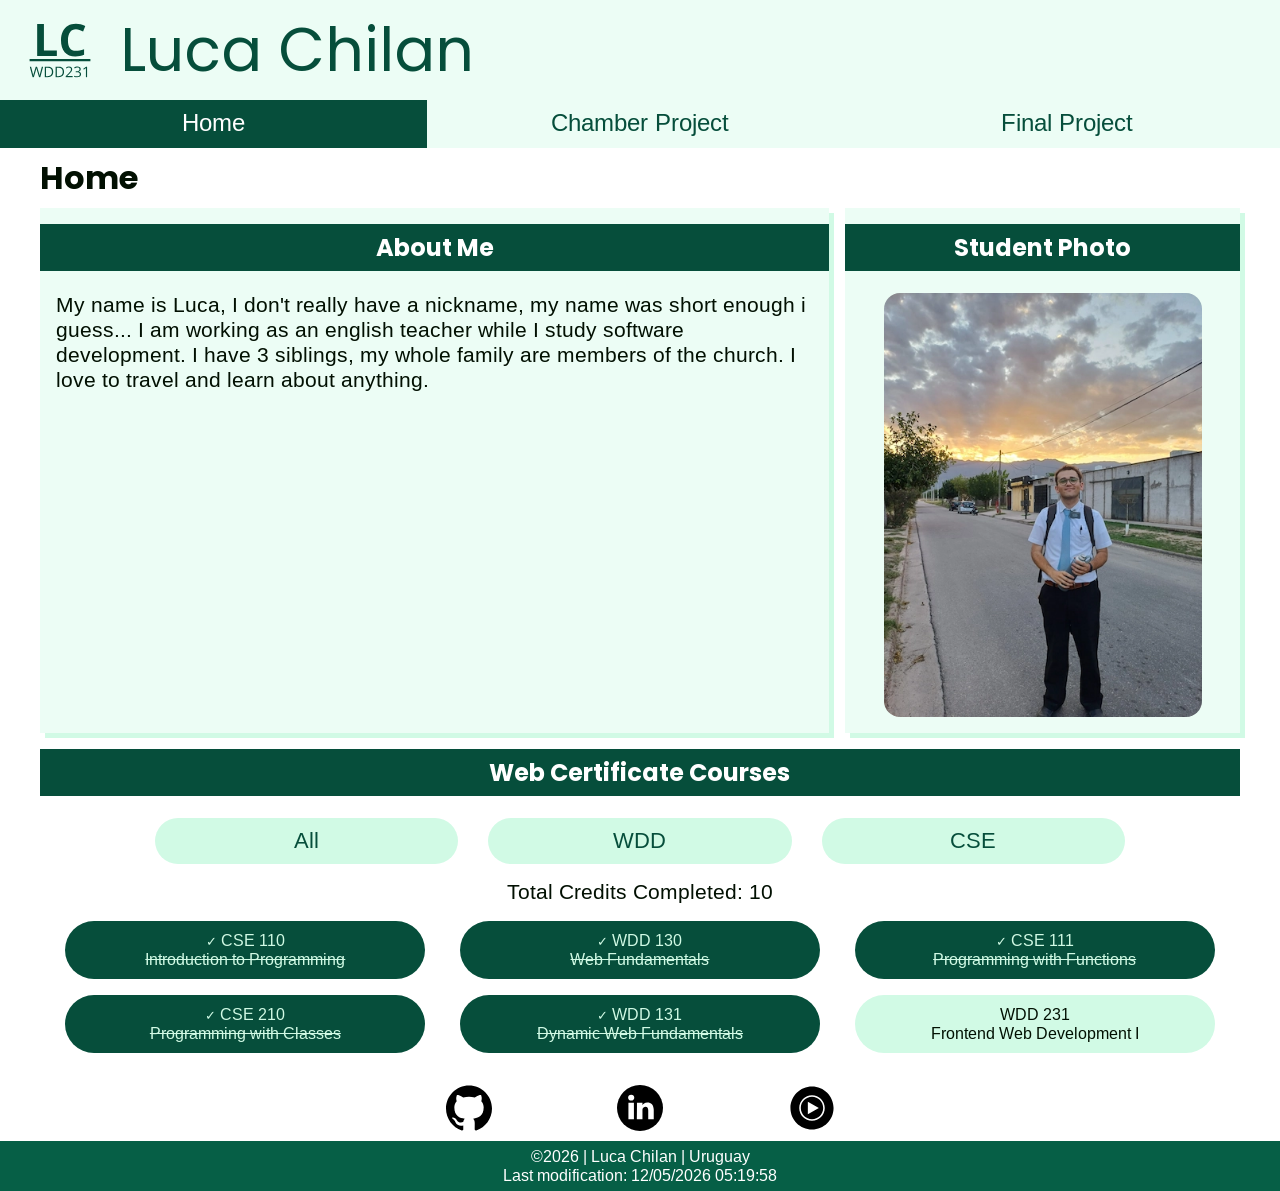
<file: index.html>
<!DOCTYPE html>
<html lang="en">

<head>
    <meta charset="UTF-8">
    <meta name="viewport" content="width=device-width, initial-scale=1.0">
    <title>Luca Chilan | WDD231 Course</title>
    <link rel="icon" href="images/logosite.ico" type="image/svg+xml">
    <meta name="title" content="Course Home Page">
    <meta name="description"
        content="Course home page for Luca Chilan, about me, my beautiful photo and some other links to other things 😁">
    <meta name="author" content="Luca Chilan">

    <!-- open graph Facebook Social Media Meta -->
    <meta property="og:title" content="Luca Chilan | WDD231 Course Home Page">
    <meta property="og:description"
        content="Course home page for Luca Chilan, about me, my beautiful photo and some other links to other things 😁">
    <meta property="og:image" content="https://lucachilan.github.io/wdd231/images/og-photo.png">
    <meta property="og:url" content="https://lucachilan.github.io/wdd231/">

    <!-- fonts -->
    <link rel="preconnect" href="https://fonts.googleapis.com">
    <link rel="preconnect" href="https://fonts.gstatic.com" crossorigin>
    <link
        href="https://fonts.googleapis.com/css2?family=Arimo:ital,wght@0,400..700;1,400..700&family=Poppins:ital,wght@0,100;0,200;0,300;0,400;0,500;0,600;0,700;0,800;0,900;1,100;1,200;1,300;1,400;1,500;1,600;1,700;1,800;1,900&display=swap"
        rel="stylesheet">
    <!-- styles -->
    <link rel="stylesheet" href="styles/navigation.css">
    <link rel="stylesheet" href="styles/index-base.css">
    <link rel="stylesheet" href="styles/index.css">
    <link rel="stylesheet" href="styles/index-large.css">
    <!-- scripts -->
    <script src="scripts/date.js" defer></script>
    <script src="scripts/navigation.js" defer></script>
    <script src="scripts/courses.js" defer></script>


</head>

<body>
    <header>
        <div class="site-name">
            <!-- added the svg inline to modify the color without needing two images -->
            <svg class="logo" xmlns="http://www.w3.org/2000/svg" xmlns:xlink="http://www.w3.org/1999/xlink" width="100"
                zoomAndPan="magnify" viewBox="0 0 75 74.999997" height="100" preserveAspectRatio="xMidYMid meet"
                version="1.0">
                <defs>
                    <g />
                    <clipPath id="c613ea8c905">
                        <rect x="0" width="55" y="0" height="57" />
                    </clipPath>
                    <clipPath id="d1b4cd1f81">
                        <path d="M 0.441406 5 L 58 5 L 58 17 L 0.441406 17 Z M 0.441406 5 " clip-rule="nonzero" />
                    </clipPath>
                    <clipPath id="a0f40aa0917">
                        <rect x="0" width="61" y="0" height="21" />
                    </clipPath>
                </defs>
                <g transform="matrix(1, 0, 0, 1, 10, -0.000000000000001893)">
                    <g clip-path="url(#c613ea8c905)">
                        <g fill="currentColor" fill-opacity="1">
                            <g transform="translate(0.993532, 43.428127)">
                                <g>
                                    <path
                                        d="M 3.96875 0 L 3.96875 -31.484375 L 10.640625 -31.484375 L 10.640625 -5.515625 L 23.40625 -5.515625 L 23.40625 0 Z M 3.96875 0 " />
                                </g>
                            </g>
                            <g transform="translate(25.906016, 43.428127)">
                                <g>
                                    <path
                                        d="M 17.328125 -26.375 C 14.816406 -26.375 12.875 -25.429688 11.5 -23.546875 C 10.125 -21.660156 9.4375 -19.03125 9.4375 -15.65625 C 9.4375 -8.632812 12.066406 -5.125 17.328125 -5.125 C 19.535156 -5.125 22.210938 -5.675781 25.359375 -6.78125 L 25.359375 -1.1875 C 22.773438 -0.101562 19.890625 0.4375 16.703125 0.4375 C 12.128906 0.4375 8.628906 -0.953125 6.203125 -3.734375 C 3.773438 -6.515625 2.5625 -10.503906 2.5625 -15.703125 C 2.5625 -18.972656 3.15625 -21.835938 4.34375 -24.296875 C 5.539062 -26.753906 7.253906 -28.640625 9.484375 -29.953125 C 11.710938 -31.265625 14.328125 -31.921875 17.328125 -31.921875 C 20.390625 -31.921875 23.460938 -31.1875 26.546875 -29.71875 L 24.390625 -24.28125 C 23.210938 -24.84375 22.023438 -25.332031 20.828125 -25.75 C 19.640625 -26.164062 18.472656 -26.375 17.328125 -26.375 Z M 17.328125 -26.375 " />
                                </g>
                            </g>
                        </g>
                    </g>
                </g>
                <path stroke-linecap="butt"
                    transform="matrix(0.75, 0.000000000000000133, -0.000000000000000133, 0.75, 7.500001, 46.411354)"
                    fill="none" stroke-linejoin="miter" d="M -0.00000118333 1.498404 L 80.000005 1.498404 "
                    stroke="currentColor" stroke-width="3" stroke-opacity="1" stroke-miterlimit="4" />
                <g transform="matrix(1, 0, 0, 1, 7, 48)">
                    <g clip-path="url(#a0f40aa0917)">
                        <g clip-path="url(#d1b4cd1f81)">
                            <g fill="currentColor" fill-opacity="1">
                                <g transform="translate(0.500001, 16.371464)">
                                    <g>
                                        <path
                                            d="M 10.5625 0 L 9.359375 0 L 7.25 -7 C 7.144531 -7.3125 7.03125 -7.703125 6.90625 -8.171875 C 6.789062 -8.640625 6.726562 -8.921875 6.71875 -9.015625 C 6.613281 -8.390625 6.445312 -7.703125 6.21875 -6.953125 L 4.171875 0 L 2.96875 0 L 0.1875 -10.453125 L 1.484375 -10.453125 L 3.125 -4 C 3.351562 -3.09375 3.519531 -2.269531 3.625 -1.53125 C 3.757812 -2.40625 3.953125 -3.257812 4.203125 -4.09375 L 6.078125 -10.453125 L 7.359375 -10.453125 L 9.328125 -4.03125 C 9.554688 -3.300781 9.75 -2.46875 9.90625 -1.53125 C 10 -2.207031 10.171875 -3.035156 10.421875 -4.015625 L 12.0625 -10.453125 L 13.359375 -10.453125 Z M 10.5625 0 " />
                                    </g>
                                </g>
                                <g transform="translate(14.051064, 16.371464)">
                                    <g>
                                        <path
                                            d="M 9.78125 -5.328125 C 9.78125 -3.597656 9.3125 -2.273438 8.375 -1.359375 C 7.4375 -0.453125 6.085938 0 4.328125 0 L 1.4375 0 L 1.4375 -10.453125 L 4.640625 -10.453125 C 6.265625 -10.453125 7.523438 -10 8.421875 -9.09375 C 9.328125 -8.195312 9.78125 -6.941406 9.78125 -5.328125 Z M 8.5 -5.28125 C 8.5 -6.644531 8.15625 -7.671875 7.46875 -8.359375 C 6.78125 -9.054688 5.765625 -9.40625 4.421875 -9.40625 L 2.65625 -9.40625 L 2.65625 -1.046875 L 4.125 -1.046875 C 5.582031 -1.046875 6.675781 -1.398438 7.40625 -2.109375 C 8.132812 -2.828125 8.5 -3.882812 8.5 -5.28125 Z M 8.5 -5.28125 " />
                                    </g>
                                </g>
                                <g transform="translate(24.721811, 16.371464)">
                                    <g>
                                        <path
                                            d="M 9.78125 -5.328125 C 9.78125 -3.597656 9.3125 -2.273438 8.375 -1.359375 C 7.4375 -0.453125 6.085938 0 4.328125 0 L 1.4375 0 L 1.4375 -10.453125 L 4.640625 -10.453125 C 6.265625 -10.453125 7.523438 -10 8.421875 -9.09375 C 9.328125 -8.195312 9.78125 -6.941406 9.78125 -5.328125 Z M 8.5 -5.28125 C 8.5 -6.644531 8.15625 -7.671875 7.46875 -8.359375 C 6.78125 -9.054688 5.765625 -9.40625 4.421875 -9.40625 L 2.65625 -9.40625 L 2.65625 -1.046875 L 4.125 -1.046875 C 5.582031 -1.046875 6.675781 -1.398438 7.40625 -2.109375 C 8.132812 -2.828125 8.5 -3.882812 8.5 -5.28125 Z M 8.5 -5.28125 " />
                                    </g>
                                </g>
                                <g transform="translate(35.392558, 16.371464)">
                                    <g>
                                        <path
                                            d="M 7.578125 0 L 0.71875 0 L 0.71875 -1.015625 L 3.46875 -3.78125 C 4.300781 -4.632812 4.851562 -5.238281 5.125 -5.59375 C 5.394531 -5.957031 5.59375 -6.3125 5.71875 -6.65625 C 5.851562 -7 5.921875 -7.367188 5.921875 -7.765625 C 5.921875 -8.328125 5.75 -8.769531 5.40625 -9.09375 C 5.070312 -9.425781 4.609375 -9.59375 4.015625 -9.59375 C 3.578125 -9.59375 3.160156 -9.519531 2.765625 -9.375 C 2.378906 -9.226562 1.953125 -8.96875 1.484375 -8.59375 L 0.84375 -9.40625 C 1.8125 -10.207031 2.863281 -10.609375 4 -10.609375 C 4.976562 -10.609375 5.742188 -10.351562 6.296875 -9.84375 C 6.859375 -9.34375 7.140625 -8.671875 7.140625 -7.828125 C 7.140625 -7.160156 6.953125 -6.5 6.578125 -5.84375 C 6.210938 -5.195312 5.519531 -4.378906 4.5 -3.390625 L 2.203125 -1.15625 L 2.203125 -1.09375 L 7.578125 -1.09375 Z M 7.578125 0 " />
                                    </g>
                                </g>
                                <g transform="translate(43.761912, 16.371464)">
                                    <g>
                                        <path
                                            d="M 7.1875 -8 C 7.1875 -7.320312 7 -6.769531 6.625 -6.34375 C 6.25 -5.925781 5.722656 -5.644531 5.046875 -5.5 L 5.046875 -5.453125 C 5.878906 -5.347656 6.5 -5.078125 6.90625 -4.640625 C 7.3125 -4.210938 7.515625 -3.648438 7.515625 -2.953125 C 7.515625 -1.960938 7.164062 -1.195312 6.46875 -0.65625 C 5.78125 -0.125 4.800781 0.140625 3.53125 0.140625 C 2.976562 0.140625 2.472656 0.0976562 2.015625 0.015625 C 1.554688 -0.0664062 1.109375 -0.210938 0.671875 -0.421875 L 0.671875 -1.546875 C 1.117188 -1.328125 1.597656 -1.15625 2.109375 -1.03125 C 2.628906 -0.914062 3.117188 -0.859375 3.578125 -0.859375 C 5.378906 -0.859375 6.28125 -1.566406 6.28125 -2.984375 C 6.28125 -4.253906 5.285156 -4.890625 3.296875 -4.890625 L 2.265625 -4.890625 L 2.265625 -5.90625 L 3.3125 -5.90625 C 4.125 -5.90625 4.769531 -6.082031 5.25 -6.4375 C 5.726562 -6.800781 5.96875 -7.304688 5.96875 -7.953125 C 5.96875 -8.460938 5.789062 -8.863281 5.4375 -9.15625 C 5.082031 -9.445312 4.609375 -9.59375 4.015625 -9.59375 C 3.554688 -9.59375 3.125 -9.53125 2.71875 -9.40625 C 2.3125 -9.28125 1.847656 -9.050781 1.328125 -8.71875 L 0.734375 -9.515625 C 1.160156 -9.847656 1.648438 -10.113281 2.203125 -10.3125 C 2.765625 -10.507812 3.359375 -10.609375 3.984375 -10.609375 C 4.992188 -10.609375 5.78125 -10.375 6.34375 -9.90625 C 6.90625 -9.4375 7.1875 -8.800781 7.1875 -8 Z M 7.1875 -8 " />
                                    </g>
                                </g>
                                <g transform="translate(52.131265, 16.371464)">
                                    <g>
                                        <path
                                            d="M 5.109375 0 L 3.953125 0 L 3.953125 -7.453125 C 3.953125 -8.066406 3.972656 -8.648438 4.015625 -9.203125 C 3.910156 -9.109375 3.796875 -9.003906 3.671875 -8.890625 C 3.546875 -8.785156 2.976562 -8.320312 1.96875 -7.5 L 1.34375 -8.3125 L 4.109375 -10.453125 L 5.109375 -10.453125 Z M 5.109375 0 " />
                                    </g>
                                </g>
                            </g>
                        </g>
                    </g>
                </g>
            </svg>
            <span>Luca Chilan</span>
            <button id="menu" aria-label="Menu"></button>
        </div>

        <nav>
            <ul class="navigation">
                <li class="current"><a href="#">Home</a></li>
                <li><a href="chamber/index.html">Chamber Project</a></li>
                <li><a href="project/index.html">Final Project</a></li>
            </ul>
        </nav>
    </header>
    <main>
        <h1>Home</h1>
        <section class="content about-me">
            <h2>About Me</h2>
            <p> My name is Luca, I don't really have a nickname, my name was short enough i guess... I am working as an
                english teacher while I study software development. I have 3 siblings, my whole family are members of
                the church. I love to travel and learn about anything.
            </p>
        </section>
        <section class="content photo">
            <h2> Student Photo</h2>
            <img src="images/photo-luca.webp" alt="That's me, Luca" loading="lazy">
        </section>
        <section class="courses">
            <h2>Web Certificate Courses</h2>
            <div class="course-buttons">
                <button class="filter-button" id="all-courses" aria-label="AllCourses">All</button>
                <button class="filter-button" id="wdd-courses" aria-label="WDDCourses">WDD</button>
                <button class="filter-button" id="cse-courses" aria-label="CSECourses">CSE</button>
            </div>
            <p class="credits-label">Total Credits Completed: <span id="credits-completed">0</span></p>
            <div id="course-container" class="gallery"></div>
        </section>
        <dialog id="course-details"></dialog>
    </main>
    <footer>
        <div class="social-media">
            <ul>
                <li>
                    <a href="https://github.com/lucachilan" target="_blank">
                        <img src="images/github-logo.svg" alt="GitHub">
                    </a>
                </li>
                <li>
                    <a href="https://www.linkedin.com/in/luca-chil%C3%A1n-beretta-590558174/" target="_blank">
                        <img src="images/linkedin-logo.svg" alt="LinkedIn">
                    </a>
                </li>
                <li>
                    <a href="https://music.youtube.com/playlist?list=PLWrsKuuB7ZOSwpN36gSUgm8ZIGr55mtG3&si=K99rv1oWMCWLGLOP"
                        target="_blank">
                        <img src="images/youtubemusic-logo.svg" alt="Youtube Music, best playlist">
                    </a>
                </li>
            </ul>
        </div>
        <div class="time-footer">
            <p>©<span id="currentyear"></span> | Luca Chilan | Uruguay</p>
            <p id="lastModified"></p>
        </div>
    </footer>
</body>

</html>
<!--  -->
</file>
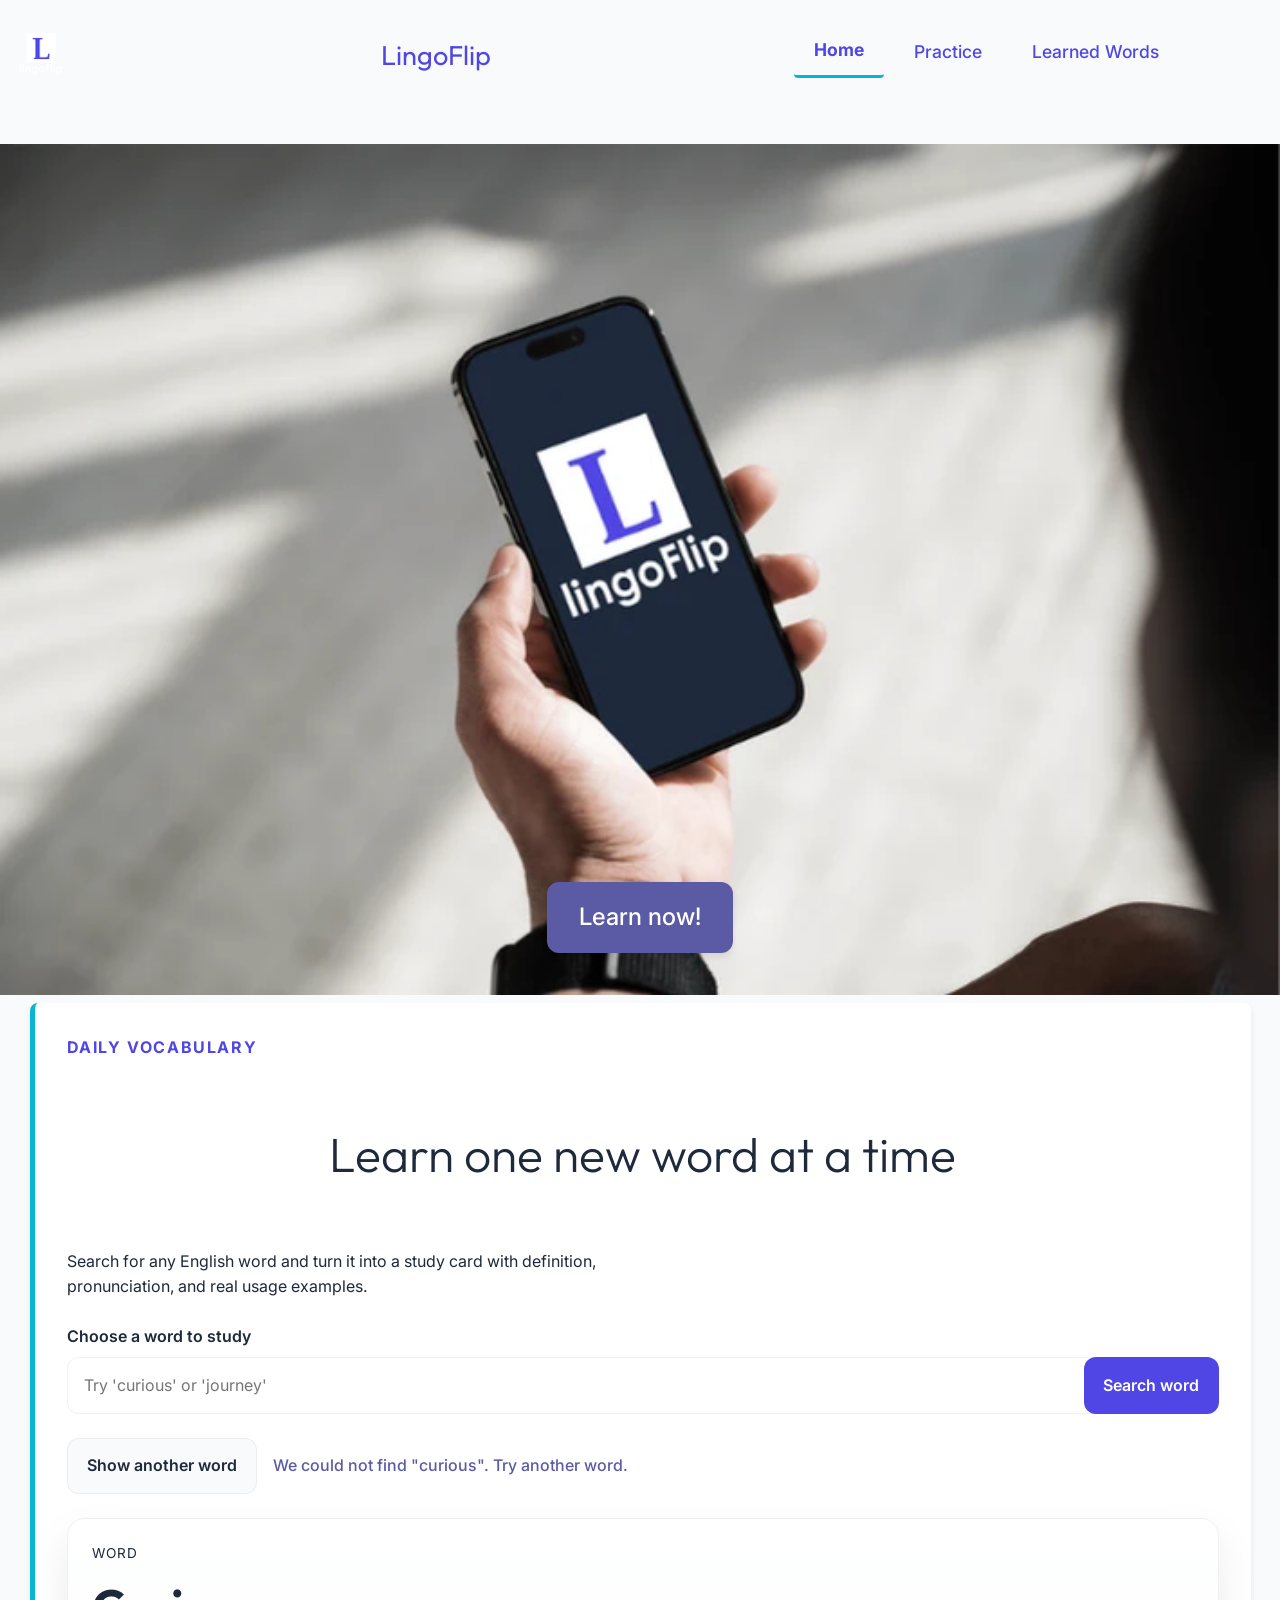
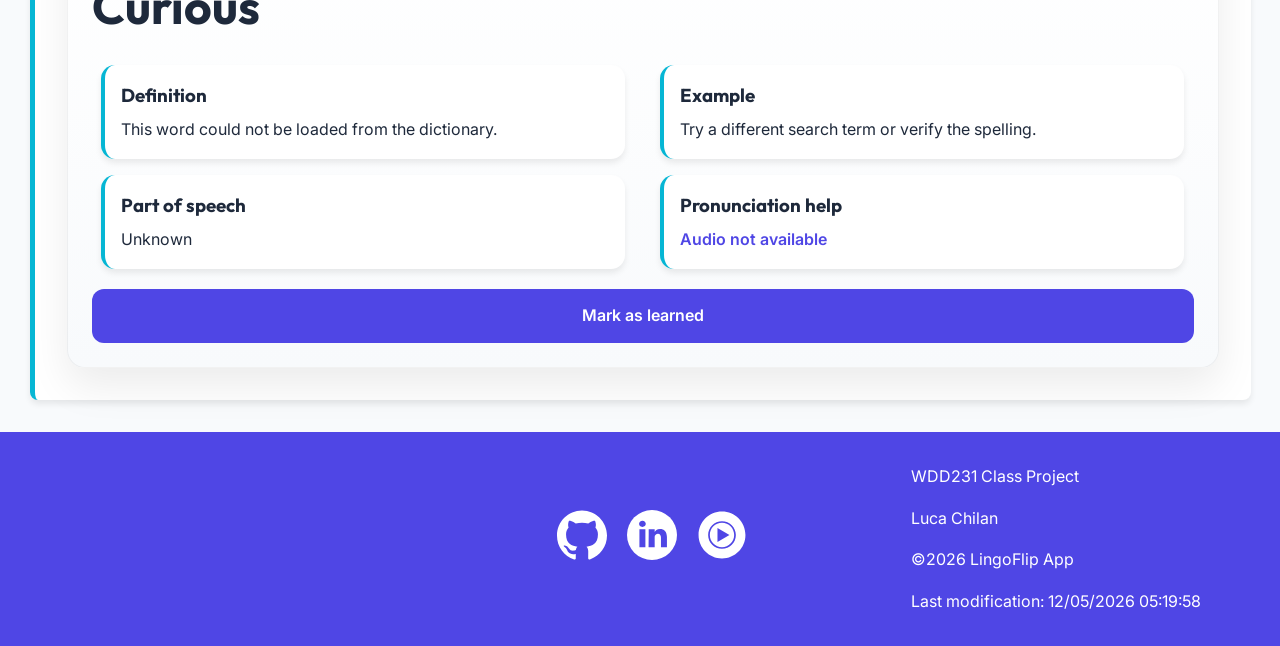
<file: project/index.html>
<!DOCTYPE html>
<html lang="en">

<head>
    <meta charset="UTF-8">
    <meta name="viewport" content="width=device-width, initial-scale=1.0">
    <title>LingoFlip</title>
    <link rel="icon" href="images/icon.ico" type="image/x-icon">
    <meta name="title" content="LingoFlip">
    <meta name="description" content="Flashcard app for language learners, look for definitions, examples and more!">
    <meta name="author" content="Luca Chilan">

    <!-- Facebook Social Media Meta -->
    <meta property="og:title" content="LingoFlip">
    <meta property="og:description"
        content="Flashcard app for language learners, look for definitions, examples and more!">
    <meta property="og:image" content="https://lucachilan.github.io/wdd231/project/flashcards-language.jpg">
    <meta property="og:url" content="https://lucachilan.github.io/wdd231/project/index.html">

    <!-- fonts -->
    <link rel="preconnect" href="https://fonts.googleapis.com">
    <link rel="preconnect" href="https://fonts.gstatic.com" crossorigin>
    <link href="https://fonts.googleapis.com/css2?family=Inter:wght@400;500;600&family=Outfit:wght@500;700&display=swap"
        rel="stylesheet">

    <!-- styles -->
    <link rel="stylesheet" href="styles/siteplan.css">
    <link rel="stylesheet" href="styles/siteplan_large.css">
    <link rel="stylesheet" href="styles/index.css">
    <link rel="stylesheet" href="styles/flashcards.css">
    <!-- scripts -->
    <script type="module" src="scripts/siteplan.mjs"></script>
    <script type="module" src="scripts/dictionary.js"></script>

</head>

<body>
    <header>
        <picture>
            <source media="(min-width: 64rem)" srcset="images/dark-logo.ico">
            <img src="images/white-logo.ico" alt="LingoFlip Logo" class="logo">
        </picture>
        <span class="title-header">LingoFlip</span>
        <div class="dark-light"></div>
        <span id="menu"></span>
        <nav class="nav-nav">
            <ul class="navigation">
                <li class="current"><a href="index.html">Home</a></li>
                <li><a href="practice.html">Practice</a></li>
                <li><a href="learned.html">Learned Words</a></li>
            </ul>
        </nav>
    </header>
    <main>
        <section class="hero">
            <picture>
                <source media="(min-width: 64rem)" srcset="images/heroimg.webp">
                <img src="images/herosmall.webp" alt="Rivera hero photo" loading="lazy" fetchpriority="high">
            </picture>
            <span class="cta-btn">
                <a href="practice.html">Learn now!</a>
            </span>
        </section>
        <section class="quick-howthiswork">
            <div class="section-heading">
                <p class="eyebrow">Daily vocabulary</p>
                <h1>Learn one new word at a time</h1>
                <p class="section-copy">Search for any English word and turn it into a study card with definition,
                    pronunciation, and real usage examples.</p>
            </div>

            <form class="word-search" id="word-search" aria-label="Dictionary search form">
                <label for="word-input">Choose a word to study</label>
                <div class="search-row">
                    <input type="text" id="word-input" name="word" placeholder="Try 'curious' or 'journey'"
                        autocomplete="off" required>
                    <button type="submit">Search word</button>
                </div>
            </form>

            <div class="quick-actions">
                <button type="button" class="secondary-btn" id="random-word">Show another word</button>
                <p id="status-message" class="status-message" aria-live="polite"></p>
            </div>

            <article class="flashcard" id="flashcard" aria-live="polite">
                <div class="flashcard__header">
                    <div>
                        <p class="flashcard__label">Word</p>
                        <h2 id="word-title">Loading...</h2>
                    </div>
                </div>

                <div class="flashcard__content">
                    <section>
                        <h3>Definition</h3>
                        <p id="word-definition">We are preparing your next vocabulary card.</p>
                    </section>
                    <section>
                        <h3>Example</h3>
                        <p id="word-example">Checking with the dictionary...</p>
                    </section>
                    <section>
                        <h3>Part of speech</h3>
                        <p id="word-part-of-speech">-</p>
                    </section>
                    <section>
                        <h3>Pronunciation help</h3>
                        <a id="word-audio" class="audio-link" href="#" target="_blank" rel="noopener noreferrer">Audio
                            not available</a>
                    </section>
                </div>

                <button type="button" class="learn-btn" id="save-word">Mark as learned</button>
            </article>
        </section>
    </main>
    <footer>
        <div class="contact-info">

        </div>
        <div class="social-media">
            <ul>
                <li>
                    <a href="https://github.com/lucachilan" target="_blank">
                        <img src="images/github-logo.svg" alt="GitHub">
                    </a>
                </li>
                <li>
                    <a href="https://www.linkedin.com/in/luca-chil%C3%A1n-beretta-590558174/" target="_blank">
                        <img src="images/linkedin-logo.svg" alt="LinkedIn">
                    </a>
                </li>
                <li>
                    <a href="https://music.youtube.com/playlist?list=PLWrsKuuB7ZOSwpN36gSUgm8ZIGr55mtG3&si=K99rv1oWMCWLGLOP"
                        target="_blank">
                        <img src="images/youtubemusic-logo.svg" alt="Youtube Music, best playlist">
                    </a>
                </li>
            </ul>
        </div>
        <div class="time-footer">
            <p>WDD231 Class Project</p>
            <p><a href="../index.html">Luca Chilan</a></p>
            <p>©<span id="currentyear"></span> LingoFlip App</p>
            <p id="lastModified"></p>
        </div>
    </footer>
</body>

</html>
</file>
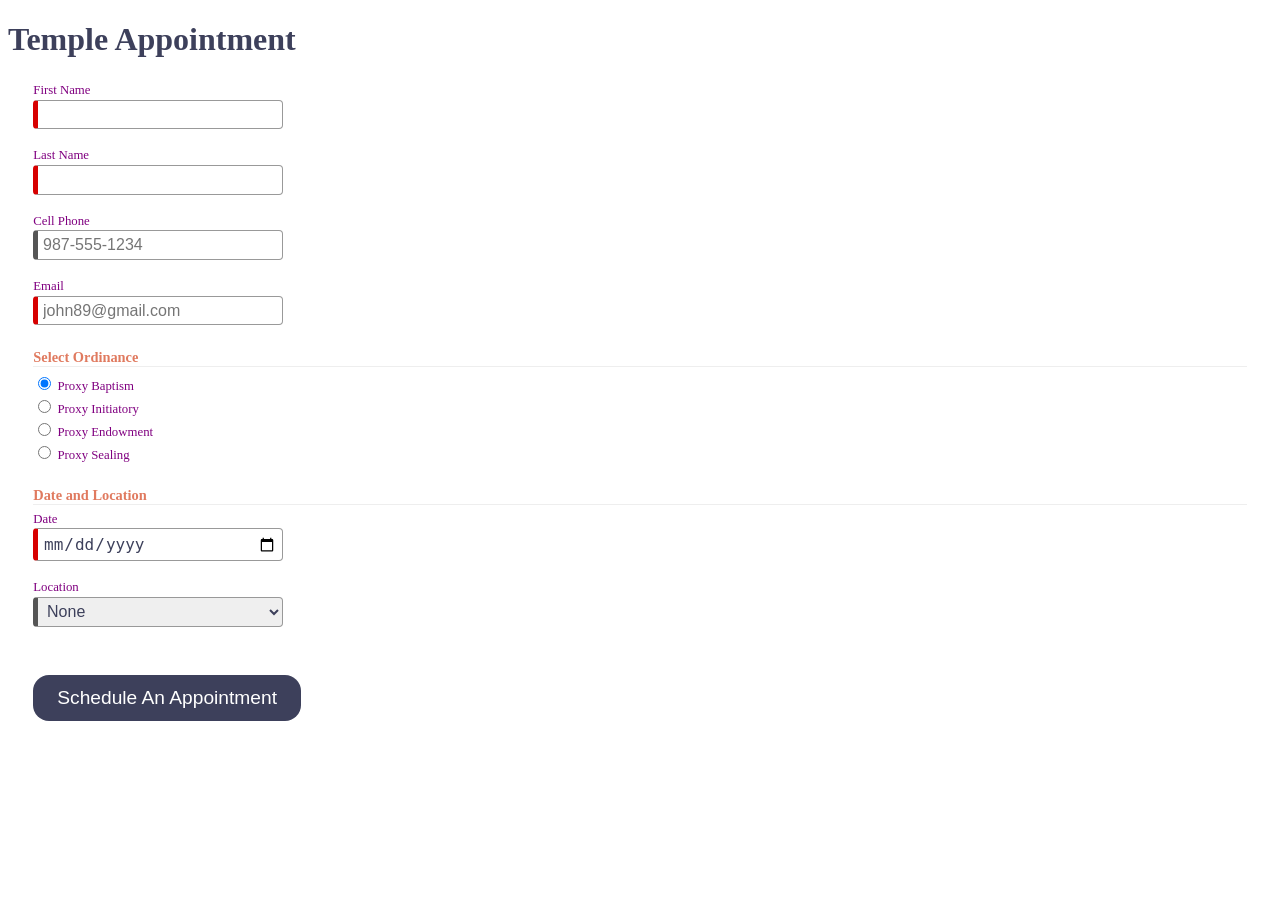
<file: startHere/index.html>
<!DOCTYPE html>
<html lang="en">

<head>
  <meta charset="UTF-8">
  <meta name="viewport" content="width=device-width, initial-scale=1.0">
  <meta name="description" content="Web Lab Start File">
  <meta name="author" content="Paul Cheney">

  <link rel="stylesheet" href="styles/small.css">
  <link rel="stylesheet" href="styles/large.css">

  <title>Web Lab Start File</title>

  <script src="js/scripts.js" defer></script>
</head>

<body>

  <main>
    <h1>Temple Appointment</h1>

    <form method="GET" action="thanks.html" class="designOne">
      <label>First Name <input type="text" name="first" required autocomplete="given-name"
          title="Your First Name"></label>
      <label>Last Name <input type="text" name="last" required autocomplete="family-name"
          title="Your Last Name"></label>
      <label>Cell Phone <input type="tel" name="phone" autocomplete="tel" title="A Phone Number with dashes"
          placeholder="987-555-1234"></label>
      <label>Email <input type="email" name="email" required placeholder="john89@gmail.com" title="Your Email"
          autocomplete="email"></label>


      <h3>Select Ordinance</h3>
      <label><input type="radio" name="ordinance" value="Baptism" checked> Proxy Baptism</label>
      <label><input type="radio" name="ordinance" value="Initiatory"> Proxy Initiatory</label>
      <label><input type="radio" name="ordinance" value="Endowment"> Proxy Endowment</label>
      <label><input type="radio" name="ordinance" value="Sealing"> Proxy Sealing</label>


      <h3>Date and Location</h3>
      <label>Date <input type="date" name="date" required></label>

      <label>Location
        <select name="location" required>
          <option value="">None</option>
          <option value="Payson">Payson</option>
          <option value="Orem">Orem</option>
          <option value="Provo City Center">Provo City Center</option>
      </label>

      <input type="submit" value="Schedule An Appointment">
    </form>


  </main>

</body>

</html>
</file>
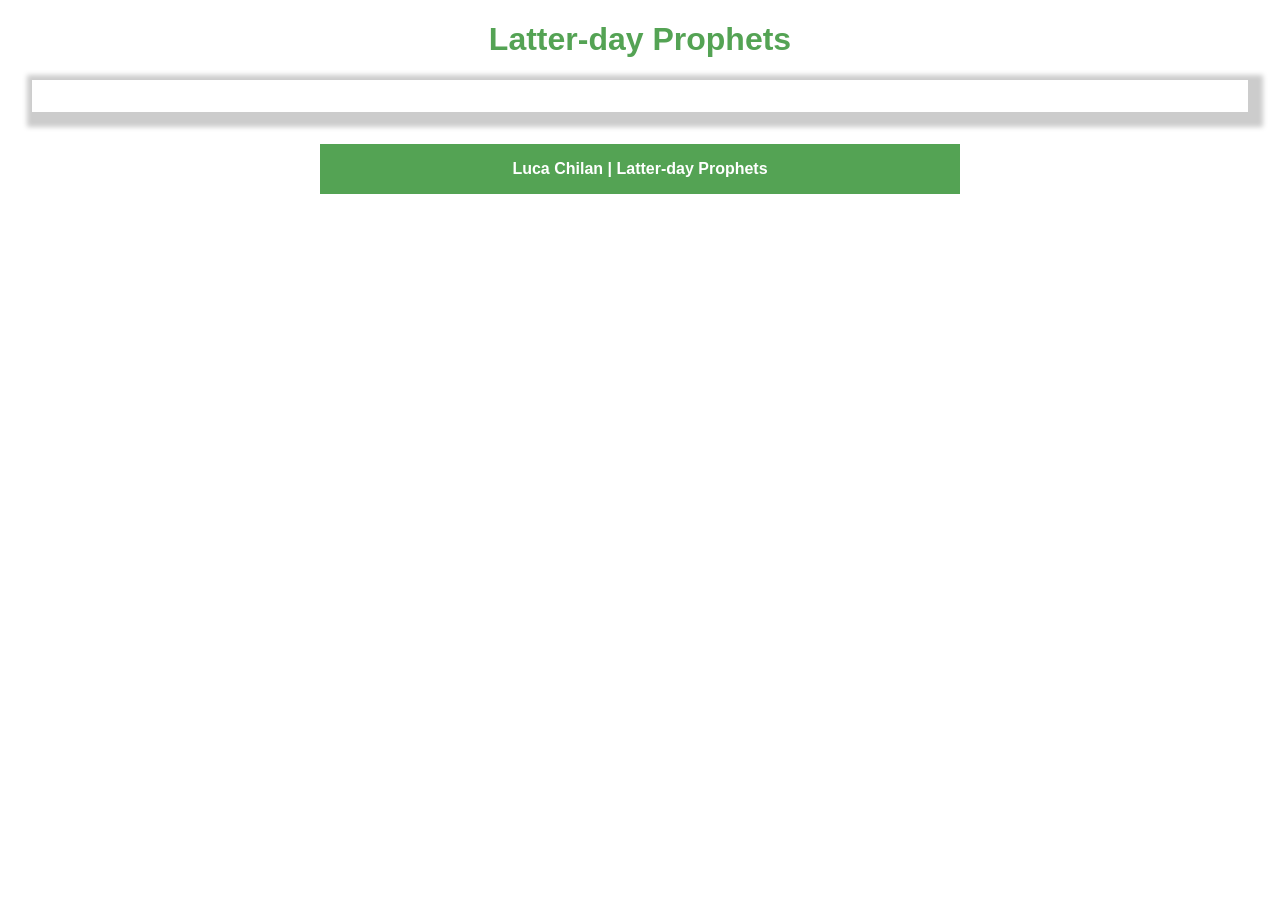
<file: prophets.html>
<!DOCTYPE html>
<html lang="en">

<head>
    <meta charset="UTF-8">
    <meta name="viewport" content="width=device-width, initial-scale=1.0">
    <title>Luca Chilan | Latter-day Prophets</title>
    <link rel="icon" href="images/logosite.ico" type="image/svg+xml">
    <meta name="title" content="Latter-day Prophets">
    <meta name="description" content="Page displaying all the different Latter-day Prophets of the Church">
    <meta name="author" content="Luca Chilan">

    <!-- open graph Facebook Social Media Meta -->
    <meta property="og:title" content="Luca Chilan | Latter-day Prophets">
    <meta property="og:description" content="Page displaying all the different Latter-day Prophets of the Church">
    <meta property="og:image" content="https://lucachilan.github.io/wdd231/images/og-photo.png">
    <meta property="og:url" content="https://lucachilan.github.io/wdd231/">

    <!-- styles -->
    <link rel="stylesheet" href="styles/prophets.css">

    <!-- scripts -->
    <script src="scripts/prophets.js" defer></script>
</head>

<body>
    <header>
        <h1>Latter-day Prophets</h1>
    </header>
    <main>
        <div id="cards"></div>
    </main>
    <footer>
        Luca Chilan | Latter-day Prophets
    </footer>
</body>

</html>
</file>
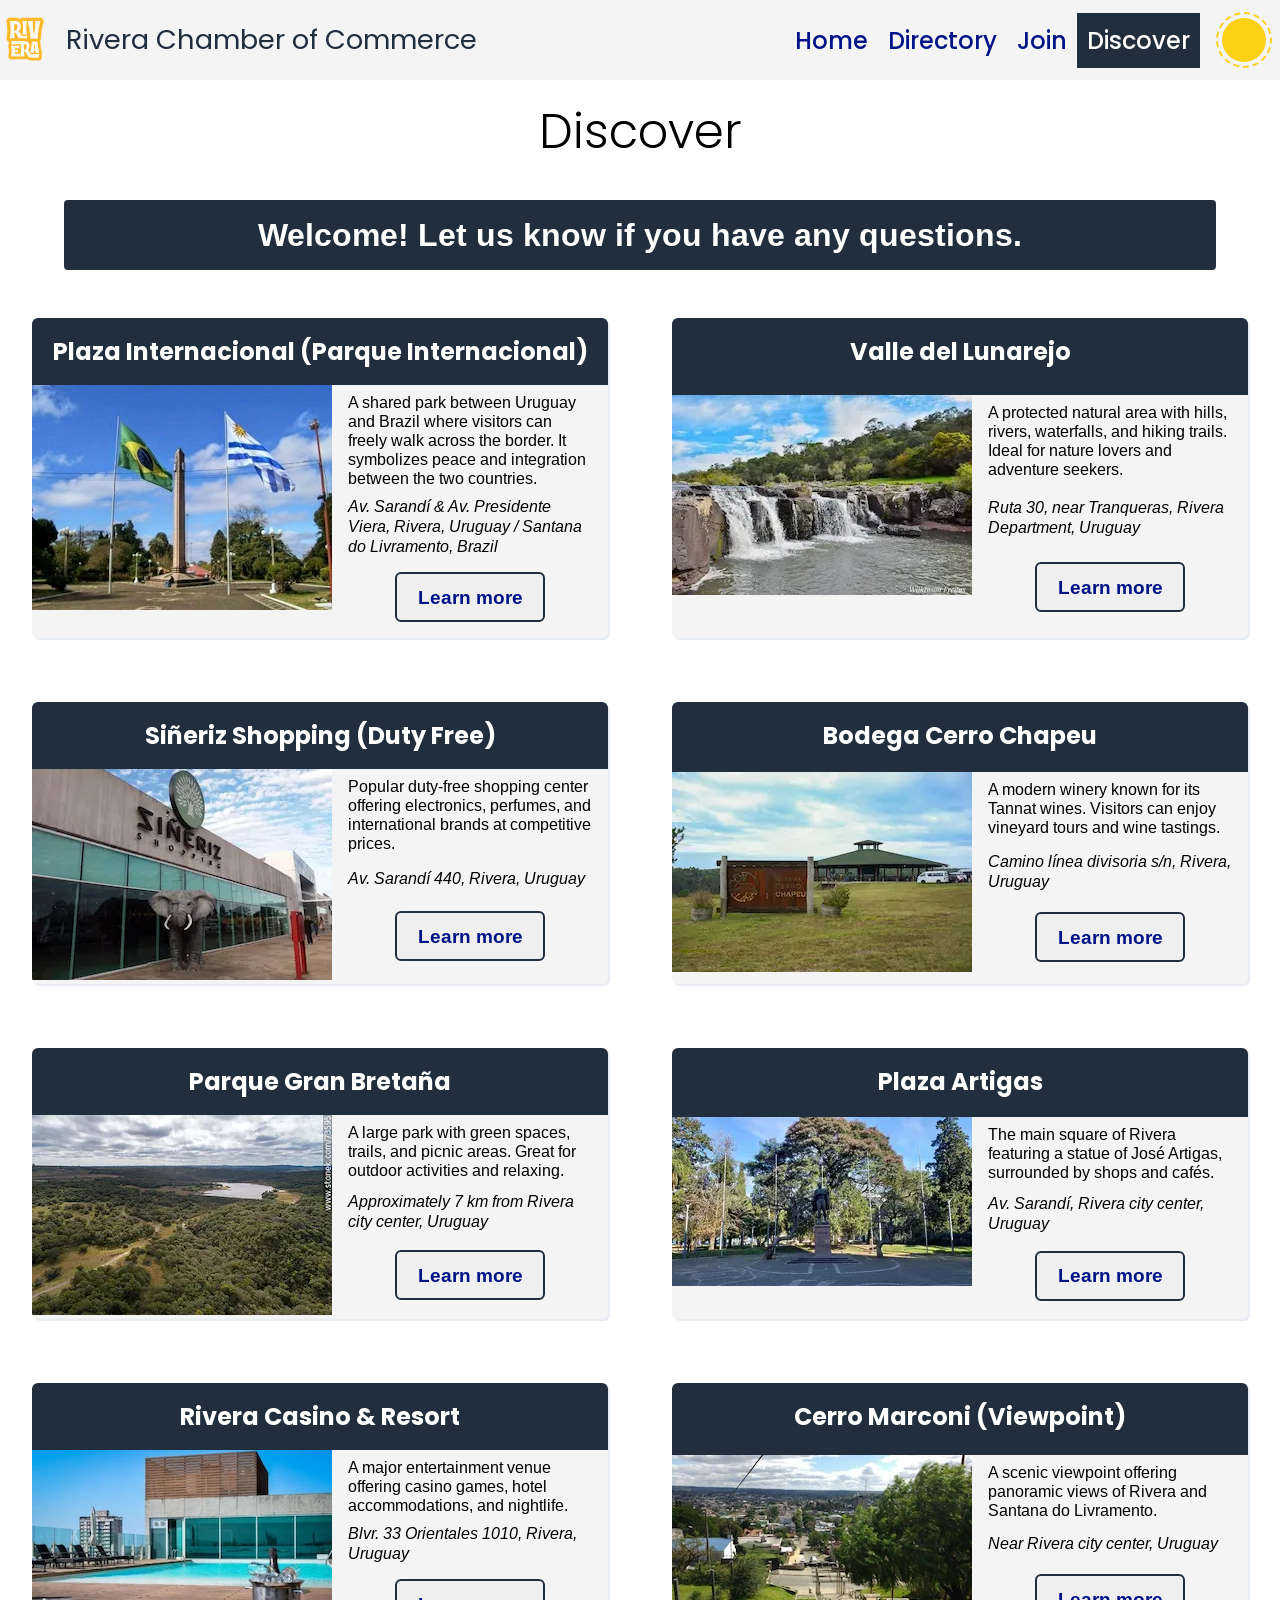
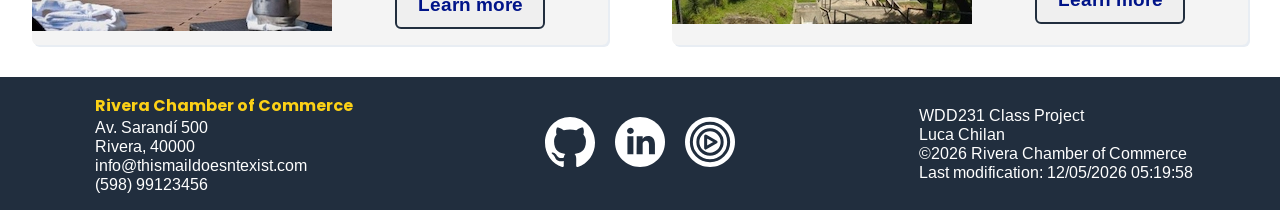
<file: chamber/discover.html>
<!DOCTYPE html>
<html lang="en">

<head>
    <meta charset="UTF-8">
    <meta name="viewport" content="width=device-width, initial-scale=1.0">
    <title>Rivera Chamber of Commerce | Discover</title>
    <link rel="icon" href="images/logo.ico" type="image/x-icon">
    <meta name="title" content="Rivera Chamber of Commerce | Discover">
    <meta name="description"
        content="The Discover page for the Rivera Chamber of Commerce, connecting you with your next experience">
    <meta name="author" content="Luca Chilan">

    <!-- Facebook Social Media Meta -->
    <meta property="og:title" content="Rivera Chamber of Commerce | Discover">
    <meta property="og:description"
        content="The Discover page for the Rivera Chamber of Commerce, connecting you with your next experience">
    <meta property="og:image" content="https://lucachilan.github.io/wdd231/chamber/images/rivera.png">
    <meta property="og:url" content="https://lucachilan.github.io/wdd231/chamber/index.html">

    <!-- fonts -->
    <link rel="preconnect" href="https://fonts.googleapis.com">
    <link rel="preconnect" href="https://fonts.gstatic.com" crossorigin>
    <link
        href="https://fonts.googleapis.com/css2?family=Arimo:ital,wght@0,400..700;1,400..700&family=Poppins:ital,wght@0,100;0,200;0,300;0,400;0,500;0,600;0,700;0,800;0,900;1,100;1,200;1,300;1,400;1,500;1,600;1,700;1,800;1,900&display=swap"
        rel="stylesheet">
    <!-- styles -->
    <link rel="stylesheet" href="styles/chamber_base.css">
    <link rel="stylesheet" href="styles/navigation.css">
    <link rel="stylesheet" href="styles/chamber_large.css">

    <link rel="stylesheet" href="styles/discover_small.css">
    <link rel="stylesheet" href="styles/discover_medium.css">
    <link rel="stylesheet" href="styles/discover_large.css">

    <!-- scripts -->
    <script type="module" src="scripts/discover.mjs"></script>
</head>

<body>
    <header>
        <img src="images/logo.png" alt="Rivera Chamber of Commerce logo" class="logo">
        <span class="title-header">Rivera Chamber of Commerce</span>
        <div class="dark-light"></div>
        <div id="menu"></div>

        <nav class="nav-nav">
            <ul class="navigation">
                <li><a href="index.html">Home</a></li>
                <li><a href="directory.html">Directory</a></li>
                <li><a href="join.html">Join</a></li>
                <li class="current"><a href="discover.html">Discover</a></li>
            </ul>
        </nav>
    </header>
    <main>
        <h1>Discover</h1>
        <div id="visit-message" class="visit-message"></div>
        <div class="area-grid">
        </div>
    </main>
    <footer>
        <div class="contact-info">
            <h2>Rivera Chamber of Commerce</h2>
            <p>Av. Sarandí 500</p>
            <p>Rivera, 40000</p>
            <p>info@thismaildoesntexist.com</p>
            <p>(598) 99123456</p>
        </div>
        <div class="social-media">
            <ul>
                <li>
                    <a href="https://github.com/lucachilan" target="_blank">
                        <img src="images/github-logo.svg" alt="GitHub">
                    </a>
                </li>
                <li>
                    <a href="https://www.linkedin.com/in/luca-chil%C3%A1n-beretta-590558174/" target="_blank">
                        <img src="images/linkedin-logo.svg" alt="LinkedIn">
                    </a>
                </li>
                <li>
                    <a href="https://music.youtube.com/playlist?list=PLWrsKuuB7ZOSwpN36gSUgm8ZIGr55mtG3&si=K99rv1oWMCWLGLOP"
                        target="_blank">
                        <img src="images/youtubemusic-logo.svg" alt="Youtube Music, best playlist">
                    </a>
                </li>
            </ul>
        </div>
        <div class="time-footer">
            <p>WDD231 Class Project</p>
            <p><a href="../index.html">Luca Chilan</a></p>
            <p>©<span id="currentyear"></span> Rivera Chamber of Commerce</p>
            <p id="lastModified"></p>
        </div>
    </footer>
</body>

</html>
</file>
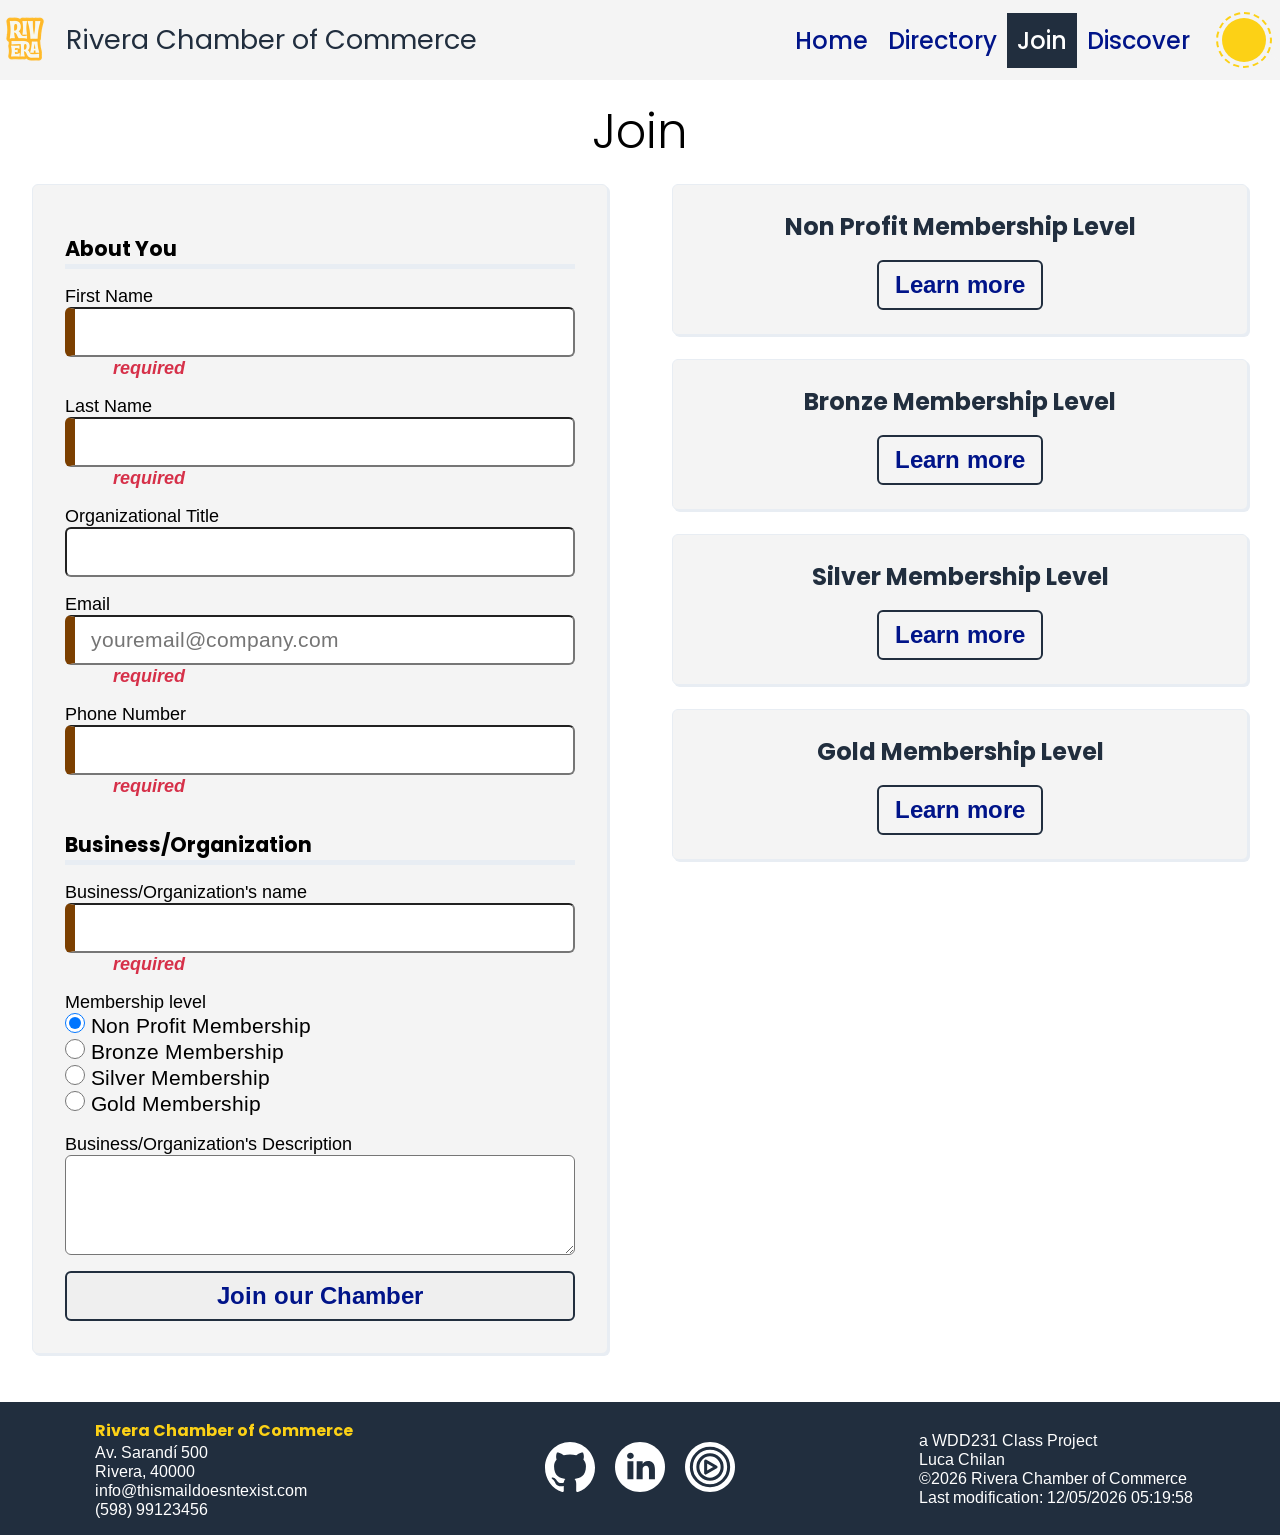
<file: chamber/join.html>
<!DOCTYPE html>
<html lang="en">

<head>
    <meta charset="UTF-8">
    <meta name="viewport" content="width=device-width, initial-scale=1.0">
    <title>Rivera Chamber of Commerce | Join</title>
    <link rel="icon" href="images/logo.ico" type="image/x-icon">
    <meta name="title" content="Rivera Chamber of Commerce | Join">
    <meta name="description" content="Join Rivera Chamber of Commerce to help us expand our knowledge!">
    <meta name="author" content="Luca Chilan">

    <!-- Facebook Social Media Meta -->
    <meta property="og:title" content="Rivera Chamber of Commerce | Join">
    <meta property="og:description" content="Join Rivera Chamber of Commerce to help us expand our knowledge!">
    <meta property="og:image" content="https://lucachilan.github.io/wdd231/chamber/images/rivera.png">
    <meta property="og:url" content="https://lucachilan.github.io/wdd231/chamber/index.html">

    <!-- fonts -->
    <link rel="preconnect" href="https://fonts.googleapis.com">
    <link rel="preconnect" href="https://fonts.gstatic.com" crossorigin>
    <link
        href="https://fonts.googleapis.com/css2?family=Arimo:ital,wght@0,400..700;1,400..700&family=Poppins:ital,wght@0,100;0,200;0,300;0,400;0,500;0,600;0,700;0,800;0,900;1,100;1,200;1,300;1,400;1,500;1,600;1,700;1,800;1,900&display=swap"
        rel="stylesheet">
    <!-- styles -->
    <link rel="stylesheet" href="styles/chamber_base.css">
    <link rel="stylesheet" href="styles/navigation.css">
    <link rel="stylesheet" href="styles/chamber_large.css">
    <link rel="stylesheet" href="styles/join.css">

    <!-- scripts -->
    <script type="module" src="scripts/join.mjs"></script>
</head>

<body>
    <header>
        <img src="images/logo.png" alt="Rivera Chamber of Commerce logo" class="logo">
        <span class="title-header">Rivera Chamber of Commerce</span>
        <div class="dark-light"></div>
        <div id="menu"></div>

        <nav class="nav-nav">
            <ul class="navigation">
                <li><a href="index.html">Home</a></li>
                <li><a href="directory.html">Directory</a></li>
                <li class="current"><a href="join.html">Join</a></li>
                <li><a href="discover.html">Discover</a></li>
            </ul>
        </nav>
    </header>
    <main>
        <h1>Join</h1>
        <form method="GET" action="thankyou.html" id="join-form">
            <h2>About You</h2>
            <label>First Name <input type="text" name="first" required autocomplete="given-name"
                    title="Your First Name"></label>
            <label>Last Name <input type="text" name="last" required autocomplete="family-name"
                    title="Your Last Name"></label>
            <label>Organizational Title <input type="text" name="organization-title" autocomplete="organization-title"
                    title="Your Organizational Title, Only letters, hyphens, and spaces. Minimum 7 characters"
                    pattern="[A-Za-z\- ]{7,}"></label>
            <label>Email <input type="email" required name="email" title="email" autocomplete="email"
                    placeholder="youremail@company.com"></label>
            <label>Phone Number <input type="tel" required name="phone-number" title="Your Phone Number"
                    autocomplete="tel"></label>
            <h2>Business/Organization</h2>
            <label>Business/Organization's name <input type="text" required name="org-name"
                    title="Your business/organization's name" autocomplete="organization"></label>
            <div class="father">Membership level
                <label><input type="radio" name="membership" value="np" checked> Non Profit
                    Membership</label>
                <label><input type="radio" name="membership" value="bronze"> Bronze Membership</label>
                <label><input type="radio" name="membership" value="silver"> Silver Membership</label>
                <label><input type="radio" name="membership" value="gold"> Gold Membership</label>
            </div>
            <label>Business/Organization's Description <textarea name="org-desc"
                    title="Your business/organization's description"></textarea></label>
            <input type="hidden" name="timestamp" id="timestamp" value="">
            <label><input type="submit" value="Join our Chamber"></label>
        </form>
        <div class="member-modals">
            <section class="member-card">
                <h2>Non Profit Membership Level</h2>
                <a href="#" class="learn-more" data-modal="dialog-np">Learn more</a>
            </section>
            <section class="member-card">
                <h2>Bronze Membership Level</h2>
                <a href="#" class="learn-more" data-modal="dialog-bronze">Learn more</a>
            </section>
            <section class="member-card">
                <h2>Silver Membership Level</h2>
                <a href="#" class="learn-more" data-modal="dialog-silver">Learn more</a>
            </section>
            <section class="member-card">
                <h2>Gold Membership Level</h2>
                <a href="#" class="learn-more" data-modal="dialog-gold">Learn more</a>
            </section>
        </div>

        <dialog id="dialog-np" class="member-dialog">
            <h2>Non Profit Membership Level</h2>
            <p><strong>Cost:</strong> Free</p>
            <p><strong>Benefits:</strong> Access to monthly networking events, inclusion in our online directory, and
                opportunities to volunteer at community events.</p>
            <button class="close-dialog">Close</button>
        </dialog>

        <dialog id="dialog-bronze" class="member-dialog">
            <h2>Bronze Membership Level</h2>
            <p><strong>Cost:</strong> $50 / year</p>
            <p><strong>Benefits:</strong> All Non Profit benefits plus reduced rates for special training sessions, and
                access to members-only newsletter.</p>
            <button class="close-dialog">Close</button>
        </dialog>

        <dialog id="dialog-silver" class="member-dialog">
            <h2>Silver Membership Level</h2>
            <p><strong>Cost:</strong> $100 / year</p>
            <p><strong>Benefits:</strong> All Bronze benefits plus event discounts, advertising in our monthly
                newsletter, and up to 2 spotlight positions per year.</p>
            <button class="close-dialog">Close</button>
        </dialog>

        <dialog id="dialog-gold" class="member-dialog">
            <h2>Gold Membership Level</h2>
            <p><strong>Cost:</strong> $250 / year</p>
            <p><strong>Benefits:</strong> All Silver benefits plus VIP access to all special events, 5 spotlight
                positions per year on the home page, and full training packages.</p>
            <button class="close-dialog">Close</button>
        </dialog>
    </main>
    <footer>
        <div class="contact-info">
            <h2>Rivera Chamber of Commerce</h2>
            <p>Av. Sarandí 500</p>
            <p>Rivera, 40000</p>
            <p>info@thismaildoesntexist.com</p>
            <p>(598) 99123456</p>
        </div>
        <div class="social-media">
            <ul>
                <li>
                    <a href="https://github.com/lucachilan" target="_blank">
                        <img src="images/github-logo.svg" alt="GitHub">
                    </a>
                </li>
                <li>
                    <a href="https://www.linkedin.com/in/luca-chil%C3%A1n-beretta-590558174/" target="_blank">
                        <img src="images/linkedin-logo.svg" alt="LinkedIn">
                    </a>
                </li>
                <li>
                    <a href="https://music.youtube.com/playlist?list=PLWrsKuuB7ZOSwpN36gSUgm8ZIGr55mtG3&si=K99rv1oWMCWLGLOP"
                        target="_blank">
                        <img src="images/youtubemusic-logo.svg" alt="Youtube Music, best playlist">
                    </a>
                </li>
            </ul>
        </div>
        <div class="time-footer">
            <p><a href="thankyou.html">a</a> WDD231 Class Project</p>
            <p><a href="../index.html">Luca Chilan</a></p>
            <p>©<span id="currentyear"></span> Rivera Chamber of Commerce</p>
            <p id="lastModified"></p>
        </div>
    </footer>
</body>

</html>
</file>
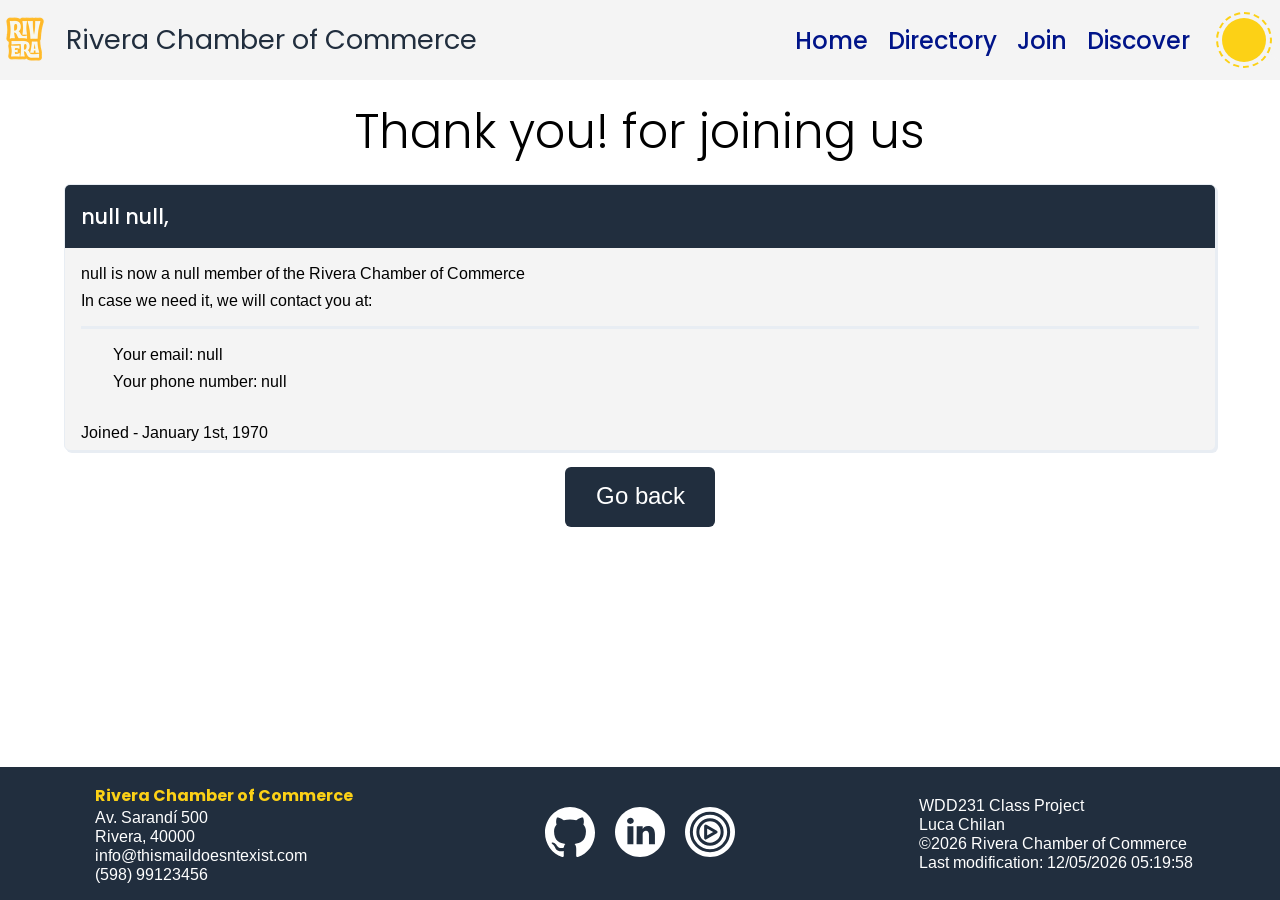
<file: chamber/thankyou.html>
<!DOCTYPE html>
<html lang="en">

<head>
    <meta charset="UTF-8">
    <meta name="viewport" content="width=device-width, initial-scale=1.0">
    <title>Thank you! | Rivera Chamber of Commerce</title>
    <link rel="icon" href="images/logo.ico" type="image/x-icon">
    <meta name="title" content="Thank you! | Rivera Chamber of Commerce">
    <meta name="description"
        content="The thank you page for those who join Rivera Chamber of Commerce at any of our membership levels">
    <meta name="author" content="Luca Chilan">

    <!-- Facebook Social Media Meta -->
    <meta property="og:title" content="Thank you!">
    <meta property="og:description"
        content="The thank you page for those who join Rivera Chamber of Commerce at any of our membership levels">
    <meta property="og:image" content="https://lucachilan.github.io/wdd231/chamber/images/rivera.png">
    <meta property="og:url" content="https://lucachilan.github.io/wdd231/chamber/index.html">

    <!-- fonts -->
    <link rel="preconnect" href="https://fonts.googleapis.com">
    <link rel="preconnect" href="https://fonts.gstatic.com" crossorigin>
    <link
        href="https://fonts.googleapis.com/css2?family=Arimo:ital,wght@0,400..700;1,400..700&family=Poppins:ital,wght@0,100;0,200;0,300;0,400;0,500;0,600;0,700;0,800;0,900;1,100;1,200;1,300;1,400;1,500;1,600;1,700;1,800;1,900&display=swap"
        rel="stylesheet">
    <!-- styles -->
    <link rel="stylesheet" href="styles/chamber_base.css">
    <link rel="stylesheet" href="styles/navigation.css">
    <link rel="stylesheet" href="styles/chamber_large.css">
    <link rel="stylesheet" href="styles/thankyou.css">

    <!-- scripts -->
    <script type="module" src="scripts/thankyou.js"></script>
</head>

<body>
    <header>
        <img src="images/logo.png" alt="Rivera Chamber of Commerce logo" class="logo">
        <span class="title-header">Rivera Chamber of Commerce</span>
        <div class="dark-light"></div>
        <div id="menu"></div>

        <nav class="nav-nav">
            <ul class="navigation">
                <li><a href="index.html">Home</a></li>
                <li><a href="directory.html">Directory</a></li>
                <li></li><a href="join.html">Join</a></li>
                <li><a href="discover.html">Discover</a></li>
            </ul>
        </nav>
    </header>
    <main>
        <h1>Thank you! for joining us</h1>
        <div id="results"></div>

        <a href="index.html" class="back-button">
            Go back
        </a>

    </main>
    <footer>
        <div class="contact-info">
            <h2>Rivera Chamber of Commerce</h2>
            <p>Av. Sarandí 500</p>
            <p>Rivera, 40000</p>
            <p>info@thismaildoesntexist.com</p>
            <p>(598) 99123456</p>
        </div>
        <div class="social-media">
            <ul>
                <li>
                    <a href="https://github.com/lucachilan" target="_blank">
                        <img src="images/github-logo.svg" alt="GitHub">
                    </a>
                </li>
                <li>
                    <a href="https://www.linkedin.com/in/luca-chil%C3%A1n-beretta-590558174/" target="_blank">
                        <img src="images/linkedin-logo.svg" alt="LinkedIn">
                    </a>
                </li>
                <li>
                    <a href="https://music.youtube.com/playlist?list=PLWrsKuuB7ZOSwpN36gSUgm8ZIGr55mtG3&si=K99rv1oWMCWLGLOP"
                        target="_blank">
                        <img src="images/youtubemusic-logo.svg" alt="Youtube Music, best playlist">
                    </a>
                </li>
            </ul>
        </div>
        <div class="time-footer">
            <p>WDD231 Class Project</p>
            <p><a href="../index.html">Luca Chilan</a></p>
            <p>©<span id="currentyear"></span> Rivera Chamber of Commerce</p>
            <p id="lastModified"></p>
        </div>
    </footer>
</body>

</html>
</file>
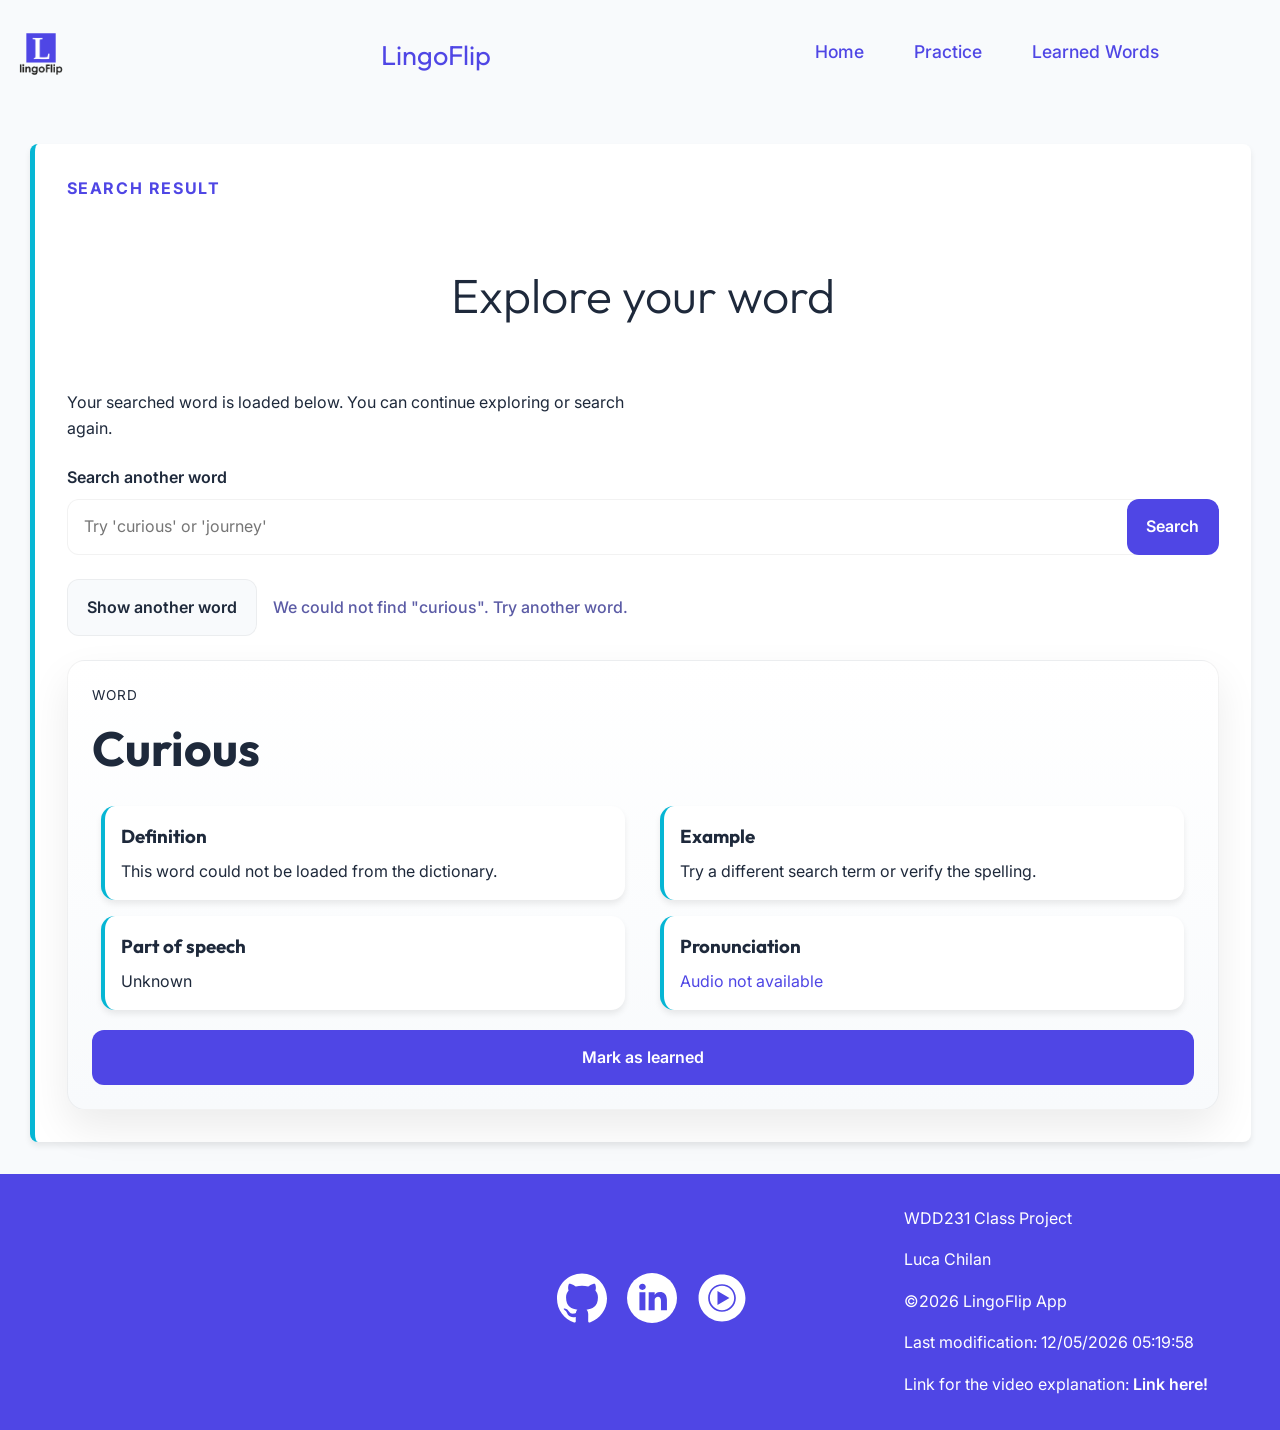
<file: project/dictionary.html>
<!DOCTYPE html>
<html lang="en">

<head>
    <meta charset="UTF-8">
    <meta name="viewport" content="width=device-width, initial-scale=1.0">
    <title>LingoFlip | Search Result</title>
    <link rel="icon" href="images/icon.ico" type="image/x-icon">

    <meta name="title" content="LingoFlip">
    <meta name="description" content="View the result of your searched word in LingoFlip.">
    <meta name="author" content="Luca Chilan">

    <!-- Open Graph -->
    <meta property="og:title" content="LingoFlip | Search Result">
    <meta property="og:description" content="View your searched word and continue learning.">
    <meta property="og:image" content="https://lucachilan.github.io/wdd231/project/flashcards-language.jpg">
    <meta property="og:url" content="https://lucachilan.github.io/wdd231/project/form-result.html">

    <!-- fonts -->
    <link rel="preconnect" href="https://fonts.googleapis.com">
    <link rel="preconnect" href="https://fonts.gstatic.com" crossorigin>
    <link href="https://fonts.googleapis.com/css2?family=Inter:wght@400;500;600&family=Outfit:wght@500;700&display=swap"
        rel="stylesheet">

    <!-- styles -->
    <link rel="stylesheet" href="styles/siteplan.css">
    <link rel="stylesheet" href="styles/siteplan_large.css">
    <link rel="stylesheet" href="styles/index.css">
    <link rel="stylesheet" href="styles/flashcards.css">

    <!-- scripts -->
    <script type="module" src="scripts/siteplan.mjs"></script>
    <script type="module" src="scripts/form-result.js"></script>
    <script type="module" src="scripts/dictionary.js"></script>
</head>

<body>
    <header>
        <picture>
            <source media="(min-width: 64rem)" srcset="images/dark-logo.ico">
            <img src="images/white-logo.ico" alt="LingoFlip Logo" class="logo">
        </picture>
        <span class="title-header">LingoFlip</span>
        <div class="dark-light"></div>
        <span id="menu"></span>
        <nav class="nav-nav">
            <ul class="navigation">
                <li><a href="index.html">Home</a></li>
                <li><a href="practice.html">Practice</a></li>
                <li><a href="learned.html">Learned Words</a></li>
            </ul>
        </nav>
    </header>

    <main>
        <section class="quick-howthiswork">
            <div class="section-heading">
                <p class="eyebrow">Search result</p>
                <h1>Explore your word</h1>
                <p class="section-copy">Your searched word is loaded below. You can continue exploring or search again.
                </p>
            </div>

            <!-- 🔥 FORM (igual que index) -->
            <form class="word-search" id="word-search" action="dictionary.html" method="get">
                <label for="word-input">Search another word</label>
                <div class="search-row">
                    <input type="text" id="word-input" name="word" placeholder="Try 'curious' or 'journey'" required>
                    <button type="submit">Search</button>
                </div>
            </form>

            <div class="quick-actions">
                <button type="button" class="secondary-btn" id="random-word">Show another word</button>
                <p id="status-message" class="status-message" aria-live="polite"></p>
            </div>

            <!-- 🔥 FLASHCARD COMPLETA -->
            <article class="flashcard" id="flashcard">
                <div class="flashcard__header">
                    <div>
                        <p class="flashcard__label">Word</p>
                        <h2 id="word-title">Loading...</h2>
                    </div>
                </div>

                <div class="flashcard__content">
                    <section>
                        <h3>Definition</h3>
                        <p id="word-definition"></p>
                    </section>
                    <section>
                        <h3>Example</h3>
                        <p id="word-example"></p>
                    </section>
                    <section>
                        <h3>Part of speech</h3>
                        <p id="word-part-of-speech"></p>
                    </section>
                    <section>
                        <h3>Pronunciation</h3>
                        <a id="word-audio" href="#" target="_blank">Audio</a>
                    </section>
                </div>

                <button type="button" class="learn-btn" id="save-word">Mark as learned</button>
            </article>
        </section>
    </main>

    <footer>
        <div class="contact-info"></div>

        <div class="social-media">
            <ul>
                <li>
                    <a href="https://github.com/lucachilan" target="_blank">
                        <img src="images/github-logo.svg" alt="GitHub">
                    </a>
                </li>
                <li>
                    <a href="https://www.linkedin.com/in/luca-chil%C3%A1n-beretta-590558174/" target="_blank">
                        <img src="images/linkedin-logo.svg" alt="LinkedIn">
                    </a>
                </li>
                <li>
                    <a href="https://music.youtube.com/playlist?list=PLWrsKuuB7ZOSwpN36gSUgm8ZIGr55mtG3&si=K99rv1oWMCWLGLOP"
                        target="_blank">
                        <img src="images/youtubemusic-logo.svg" alt="Youtube Music">
                    </a>
                </li>
            </ul>
        </div>

        <div class="time-footer">
            <p>WDD231 Class Project</p>
            <p><a href="../index.html">Luca Chilan</a></p>
            <p>©<span id="currentyear"></span> LingoFlip App</p>
            <p id="lastModified"></p>
            <p class="video">Link for the video explanation: <a href="https://youtu.be/JjaByK27pow" target="_blank">Link
                    here!</a></p>
        </div>
    </footer>
</body>

</html>
</file>
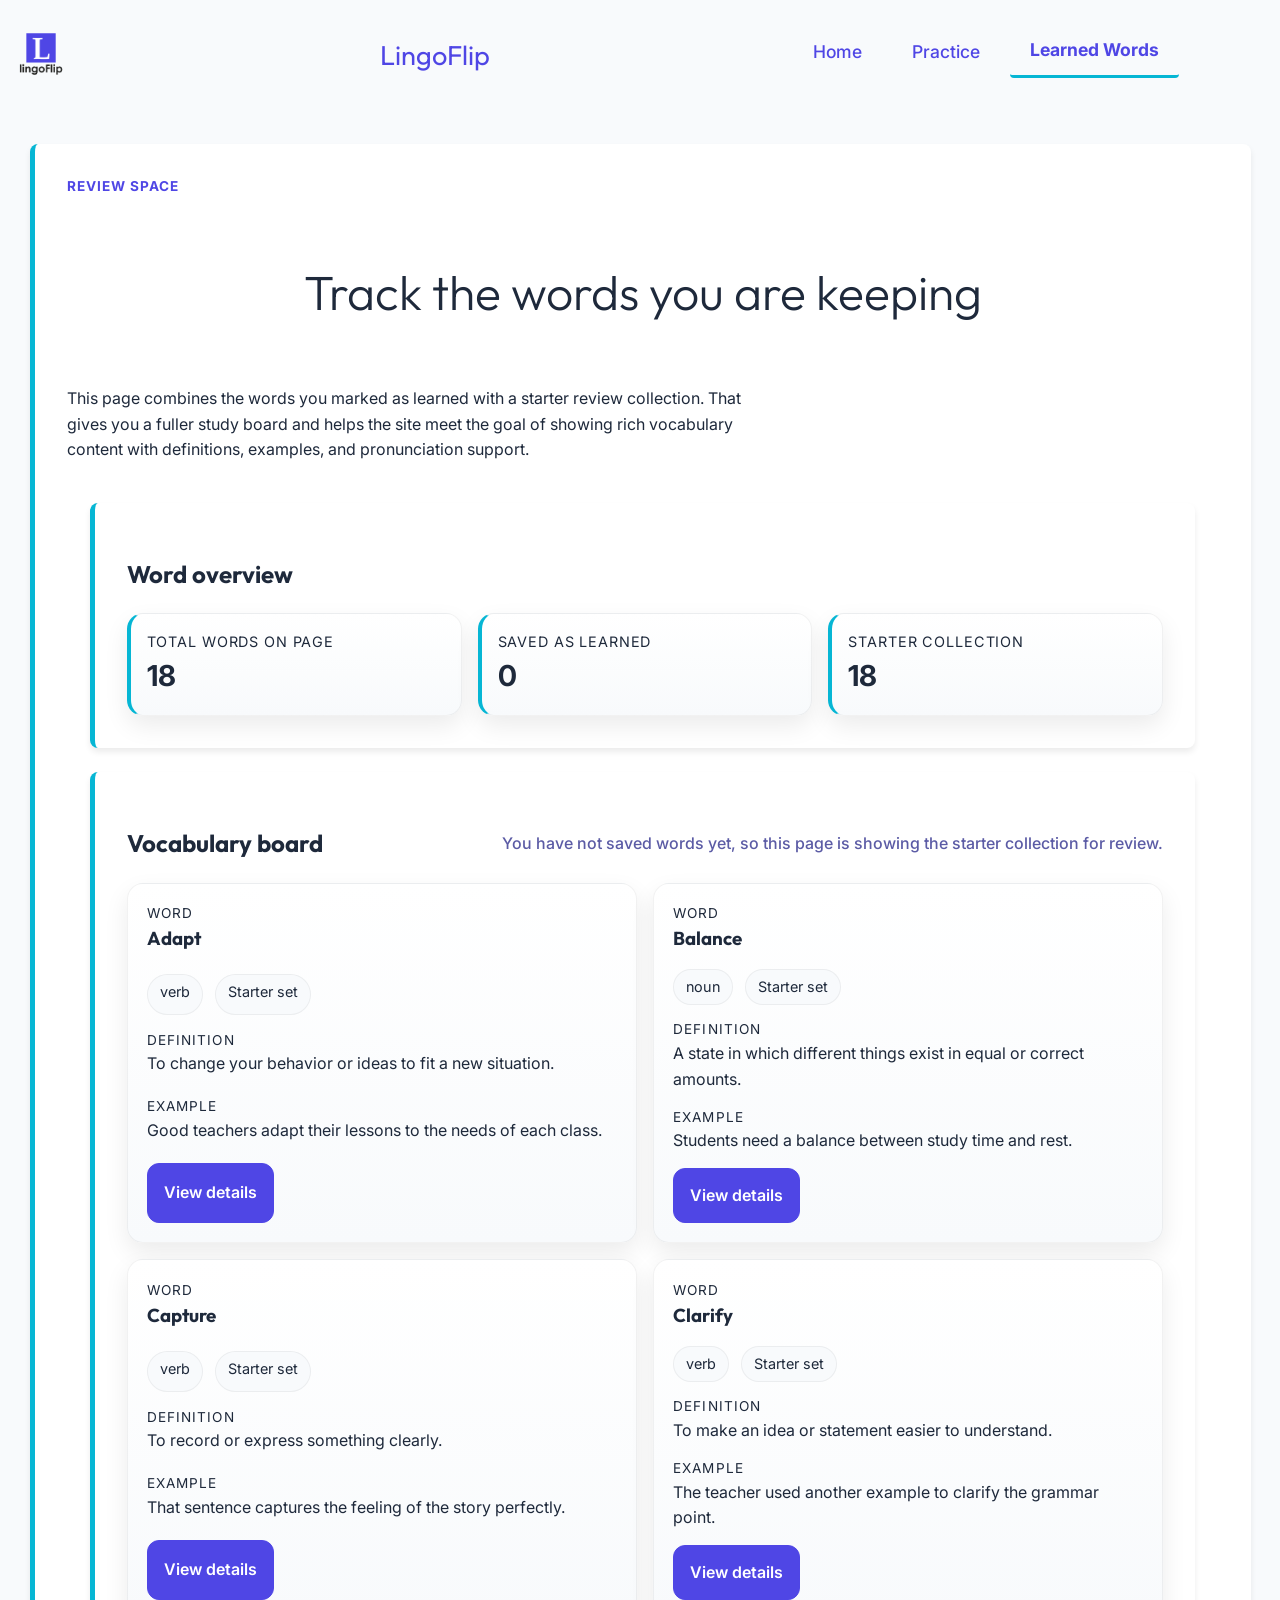
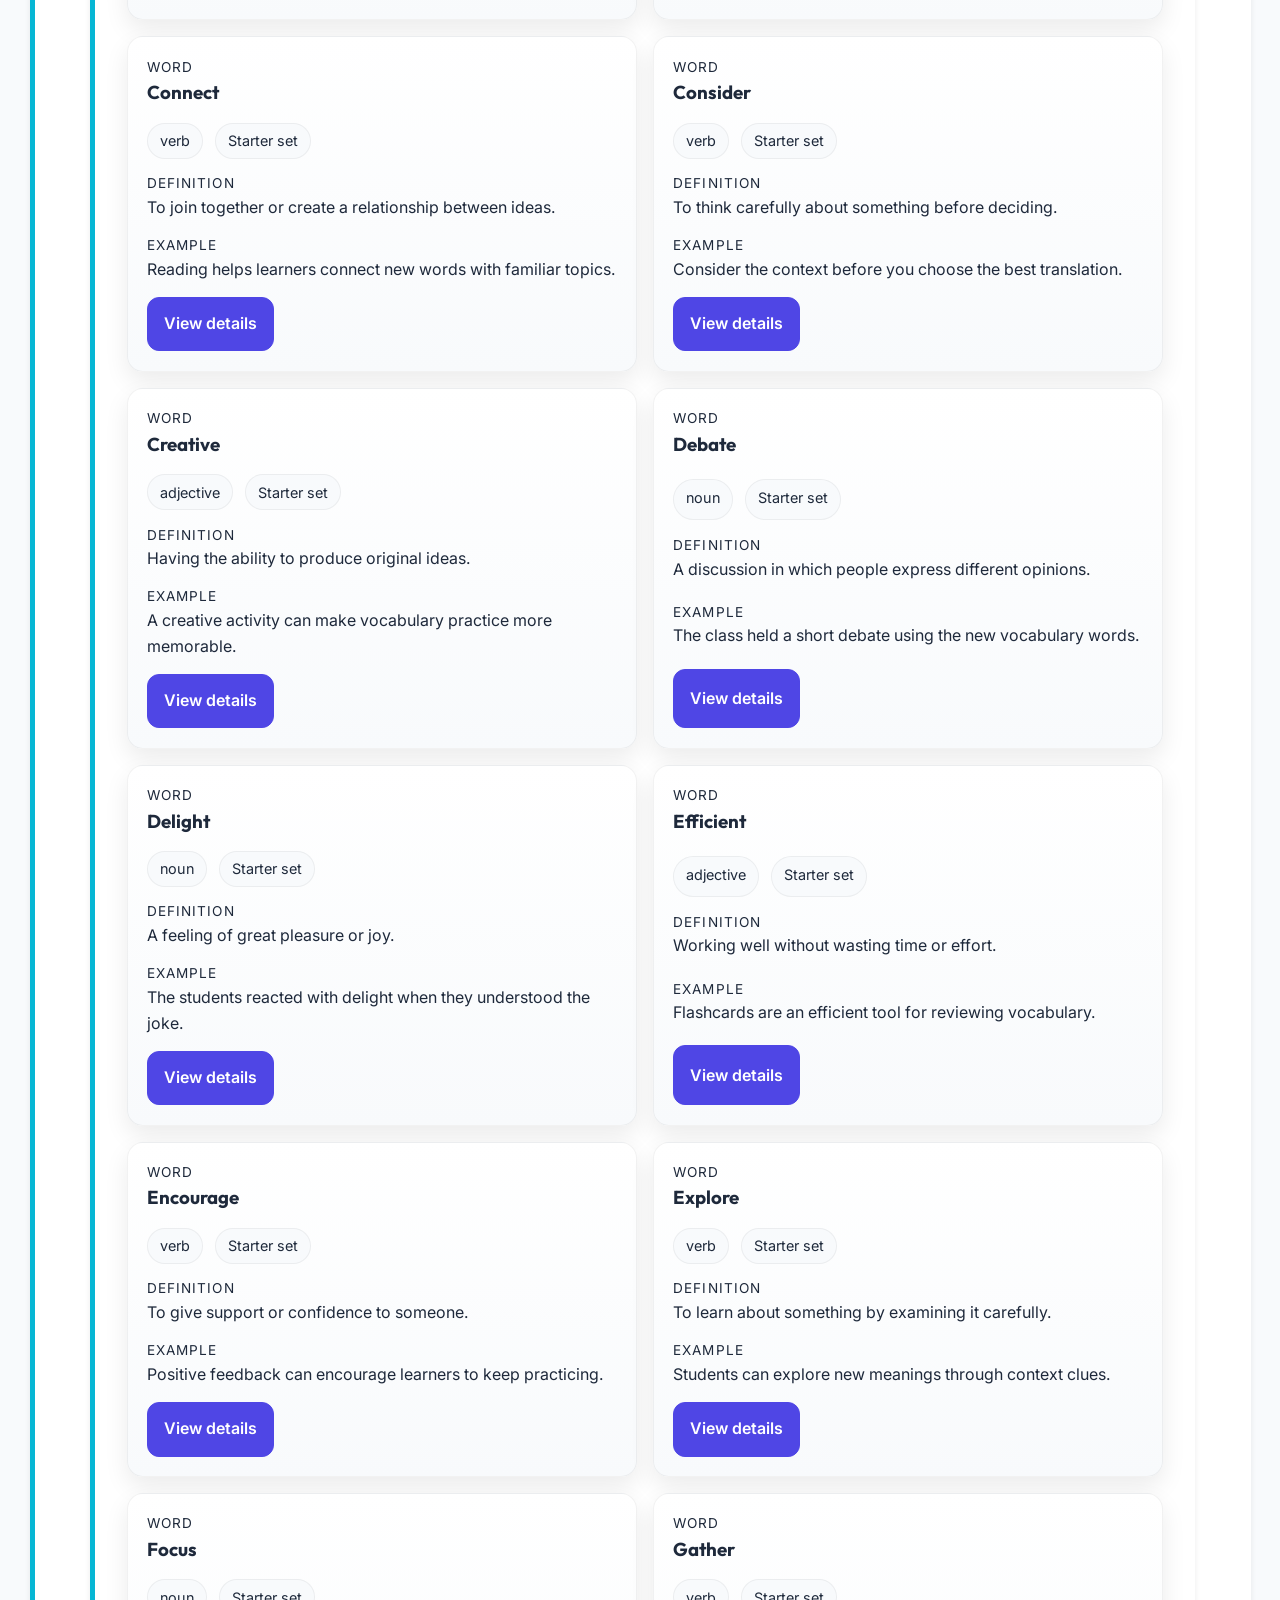
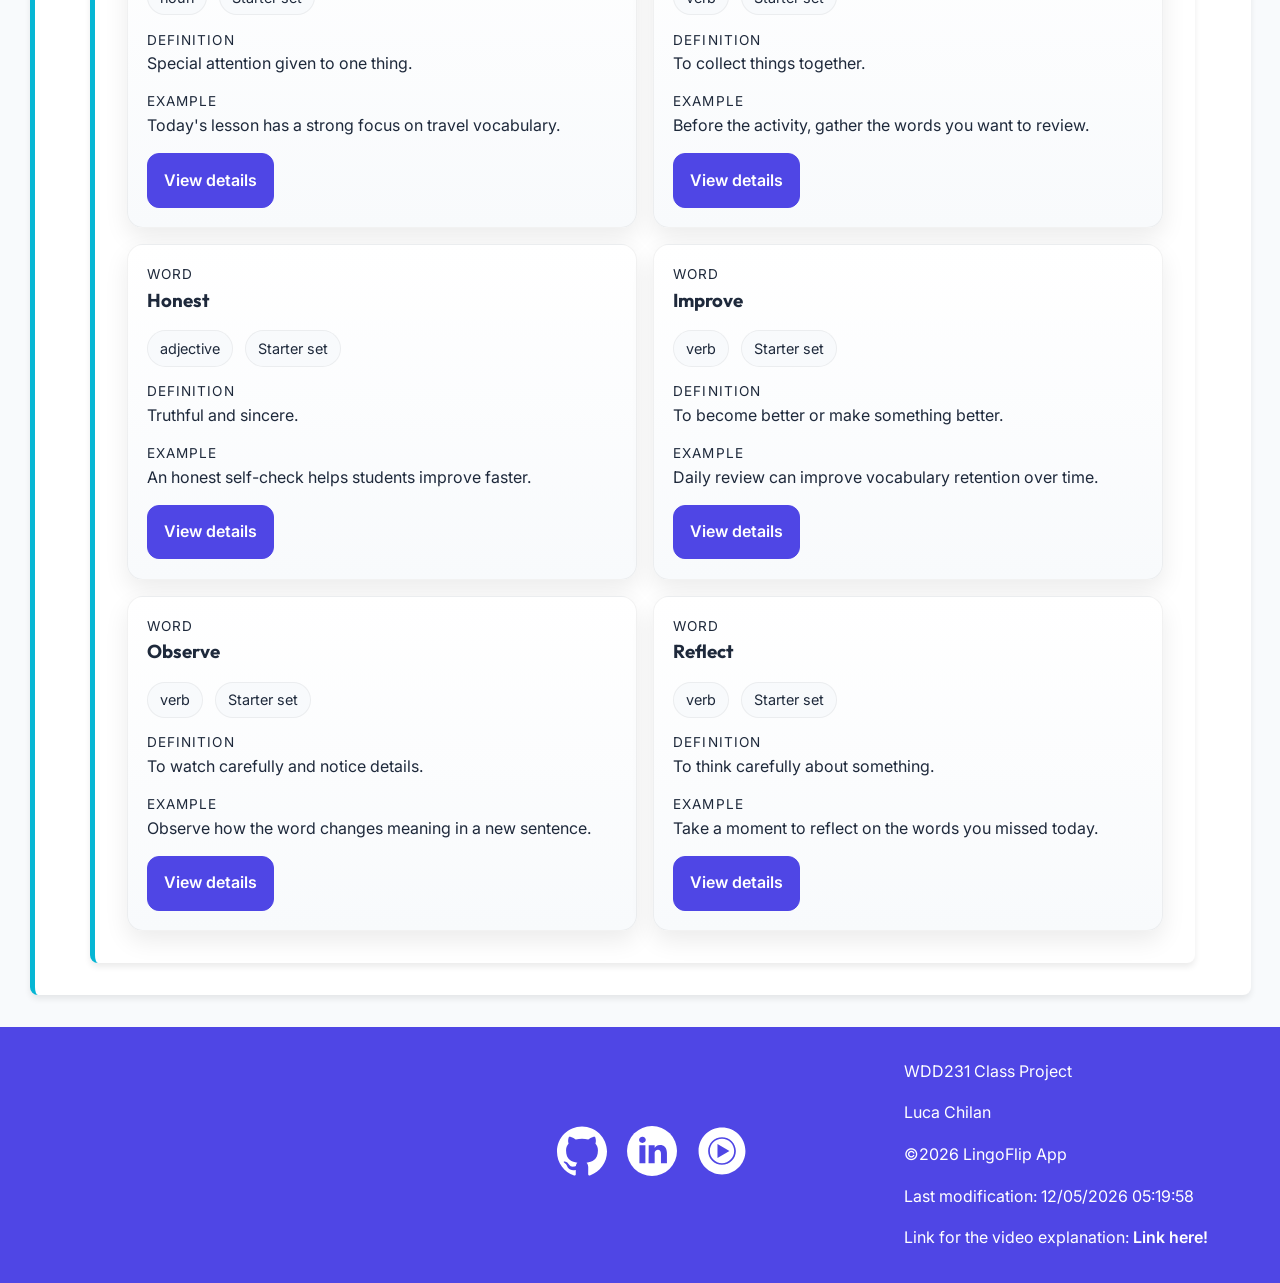
<file: project/learned.html>
<!DOCTYPE html>
<html lang="en">

<head>
    <meta charset="UTF-8">
    <meta name="viewport" content="width=device-width, initial-scale=1.0">
    <title>LingoFlip | Learned Words</title>
    <link rel="icon" href="images/icon.ico" type="image/x-icon">
    <meta name="title" content="LingoFlip">
    <meta name="description"
        content="Review saved vocabulary words, starter vocabulary, and pronunciation help in the LingoFlip learned words page.">
    <meta name="author" content="Luca Chilan">

    <!-- Facebook Social Media Meta -->
    <meta property="og:title" content="LingoFlip | Learned Words">
    <meta property="og:description" content="Review saved vocabulary words, examples, and pronunciation support.">
    <meta property="og:image" content="https://lucachilan.github.io/wdd231/project/flashcards-language.jpg">
    <meta property="og:url" content="https://lucachilan.github.io/wdd231/project/index.html">

    <!-- fonts -->
    <link rel="preconnect" href="https://fonts.googleapis.com">
    <link rel="preconnect" href="https://fonts.gstatic.com" crossorigin>
    <link href="https://fonts.googleapis.com/css2?family=Inter:wght@400;500;600&family=Outfit:wght@500;700&display=swap"
        rel="stylesheet">

    <!-- styles -->
    <link rel="stylesheet" href="styles/siteplan.css">
    <link rel="stylesheet" href="styles/siteplan_large.css">
    <link rel="stylesheet" href="styles/learned.css">
    <!-- scripts -->
    <script type="module" src="scripts/siteplan.mjs"></script>
    <script type="module" src="scripts/learned.js"></script>

</head>

<body>
    <header>
        <picture>
            <source media="(min-width: 64rem)" srcset="images/dark-logo.ico">
            <img src="images/white-logo.ico" alt="LingoFlip Logo" class="logo">
        </picture>
        <span class="title-header">LingoFlip</span>
        <div class="dark-light"></div>
        <span id="menu"></span>
        <nav class="nav-nav">
            <ul class="navigation">
                <li><a href="index.html">Home</a></li>
                <li><a href="practice.html">Practice</a></li>
                <li class="current"><a href="learned.html">Learned Words</a></li>
            </ul>
        </nav>
    </header>
    <main>
        <section class="learned-layout">
            <div class="learned-intro">
                <p class="section-label">Review space</p>
                <h1>Track the words you are keeping</h1>
                <p>This page combines the words you marked as learned with a starter review collection. That gives you a
                    fuller study board and helps the site meet the goal of showing rich vocabulary content with
                    definitions, examples, and pronunciation support.</p>
            </div>

            <section class="learned-stats">
                <h2>Word overview</h2>
                <div class="stats-grid">
                    <article class="stat-card">
                        <p class="stat-label">Total words on page</p>
                        <p class="stat-value" id="total-words">0</p>
                    </article>
                    <article class="stat-card">
                        <p class="stat-label">Saved as learned</p>
                        <p class="stat-value" id="learned-words">0</p>
                    </article>
                    <article class="stat-card">
                        <p class="stat-label">Starter collection</p>
                        <p class="stat-value" id="starter-words">0</p>
                    </article>
                </div>
            </section>

            <section class="word-board">
                <div class="board-header">
                    <h2>Vocabulary board</h2>
                    <p class="board-message" id="board-message" aria-live="polite"></p>
                </div>
                <div class="word-grid" id="word-grid"></div>
            </section>
        </section>

        <dialog class="word-detail-dialog" id="word-detail-dialog" aria-labelledby="dialog-word">
            <div class="dialog-content">
                <div class="dialog-header">
                    <div>
                        <p class="section-label">Word detail</p>
                        <h2 id="dialog-word">Word</h2>
                    </div>
                    <button type="button" class="word-button secondary" id="close-dialog">Close</button>
                </div>

                <div class="dialog-sections">
                    <section>
                        <h3>Definition</h3>
                        <p id="dialog-definition"></p>
                    </section>
                    <section>
                        <h3>Example</h3>
                        <p id="dialog-example"></p>
                    </section>
                    <section>
                        <h3>Part of speech</h3>
                        <p id="dialog-part-of-speech"></p>
                    </section>
                    <section>
                        <h3>Pronunciation help</h3>
                        <a id="dialog-audio" href="#" target="_blank" rel="noopener noreferrer">Audio not available</a>
                    </section>
                </div>

                <div class="dialog-actions">
                    <button type="button" class="word-button primary" id="close-dialog-footer">Done</button>
                </div>
            </div>
        </dialog>
    </main>
    <footer>
        <div class="contact-info">

        </div>
        <div class="social-media">
            <ul>
                <li>
                    <a href="https://github.com/lucachilan" target="_blank">
                        <img src="images/github-logo.svg" alt="GitHub">
                    </a>
                </li>
                <li>
                    <a href="https://www.linkedin.com/in/luca-chil%C3%A1n-beretta-590558174/" target="_blank">
                        <img src="images/linkedin-logo.svg" alt="LinkedIn">
                    </a>
                </li>
                <li>
                    <a href="https://music.youtube.com/playlist?list=PLWrsKuuB7ZOSwpN36gSUgm8ZIGr55mtG3&si=K99rv1oWMCWLGLOP"
                        target="_blank">
                        <img src="images/youtubemusic-logo.svg" alt="Youtube Music, best playlist">
                    </a>
                </li>
            </ul>
        </div>
        <div class="time-footer">
            <p>WDD231 Class Project</p>
            <p><a href="../index.html">Luca Chilan</a></p>
            <p>©<span id="currentyear"></span> LingoFlip App</p>
            <p id="lastModified"></p>
            <p class="video">Link for the video explanation: <a href="https://youtu.be/JjaByK27pow" target="_blank">Link
                    here!</a></p>
        </div>
    </footer>
</body>

</html>
</file>
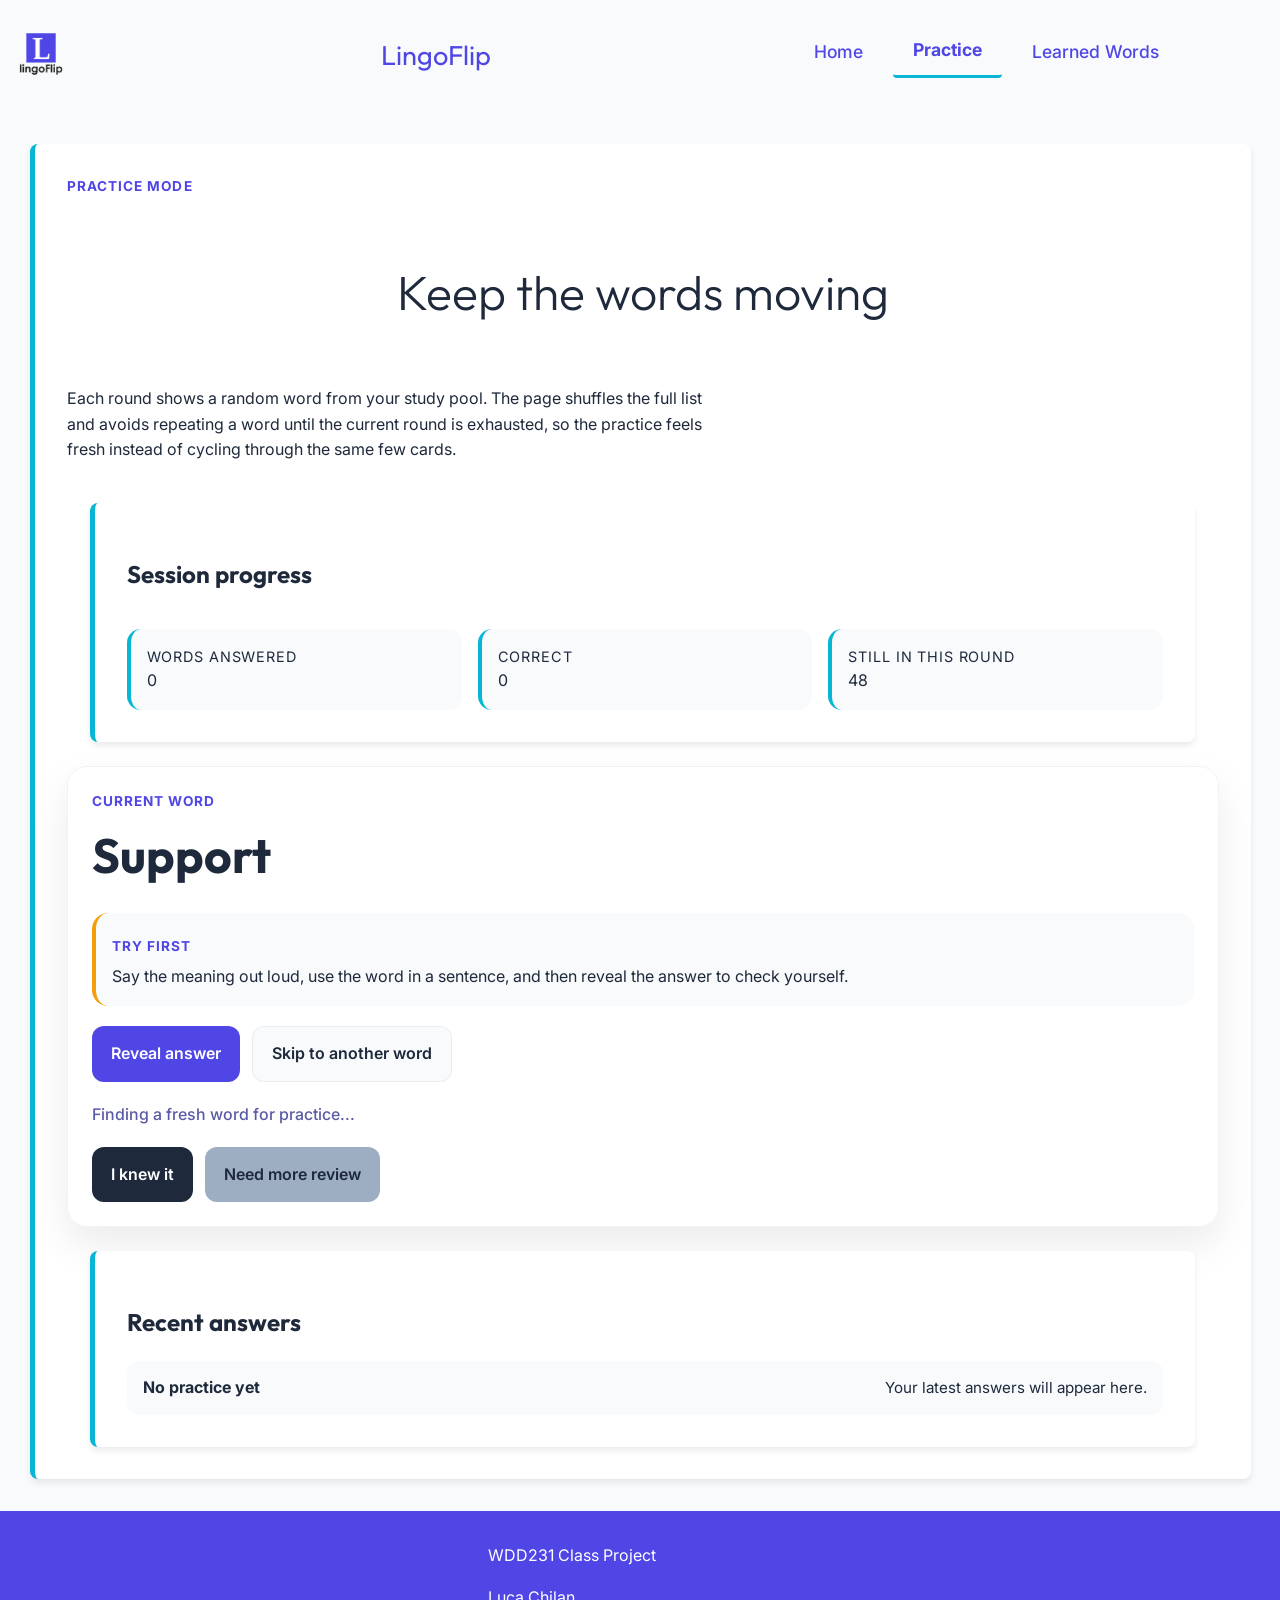
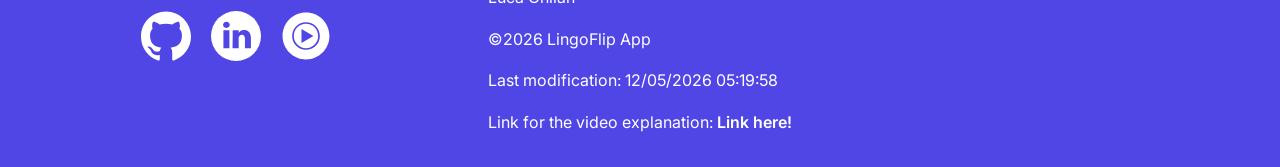
<file: project/practice.html>
<!DOCTYPE html>
<html lang="en">

<head>
    <meta charset="UTF-8">
    <meta name="viewport" content="width=device-width, initial-scale=1.0">
    <title>LingoFlip | Practice</title>
    <link rel="icon" href="images/icon.ico" type="image/x-icon">
    <meta name="title" content="LingoFlip">
    <meta name="description" content="Review everything you have study so far! Check it all in this page">
    <meta name="author" content="Luca Chilan">

    <!-- Facebook Social Media Meta -->
    <meta property="og:title" content="LingoFlip">
    <meta property="og:description" content="Review everything you have study so far! Check it all in this page">
    <meta property="og:image" content="https://lucachilan.github.io/wdd231/project/flashcards-language.jpg">
    <meta property="og:url" content="https://lucachilan.github.io/wdd231/project/index.html">

    <!-- fonts -->
    <link rel="preconnect" href="https://fonts.googleapis.com">
    <link rel="preconnect" href="https://fonts.gstatic.com" crossorigin>
    <link href="https://fonts.googleapis.com/css2?family=Inter:wght@400;500;600&family=Outfit:wght@500;700&display=swap"
        rel="stylesheet">

    <!-- styles -->
    <link rel="stylesheet" href="styles/siteplan.css">
    <link rel="stylesheet" href="styles/siteplan_large.css">
    <link rel="stylesheet" href="styles/practice.css">
    <!-- scripts -->
    <script type="module" src="scripts/siteplan.mjs"></script>
    <script type="module" src="scripts/practice.js"></script>

</head>

<body>
    <header>
        <picture>
            <source media="(min-width: 64rem)" srcset="images/dark-logo.ico">
            <img src="images/white-logo.ico" alt="LingoFlip Logo" class="logo">
        </picture>
        <span class="title-header">LingoFlip</span>
        <div class="dark-light"></div>
        <span id="menu"></span>
        <nav class="nav-nav">
            <ul class="navigation">
                <li><a href="index.html">Home</a></li>
                <li class="current"><a href="practice.html">Practice</a></li>
                <li><a href="learned.html">Learned Words</a></li>
            </ul>
        </nav>
    </header>
    <main>
        <section class="practice-layout">
            <div class="practice-intro">
                <p class="practice-section-label">Practice mode</p>
                <h1>Keep the words moving</h1>
                <p>Each round shows a random word from your study pool. The page shuffles the full list and avoids
                    repeating a word until the current round is exhausted, so the practice feels fresh instead of
                    cycling through the same few cards.</p>
            </div>

            <section class="practice-progress">
                <h2>Session progress</h2>
                <div class="progress-grid">
                    <article class="progress-pill">
                        <p class="progress-label">Words answered</p>
                        <p id="current-count">0</p>
                    </article>
                    <article class="progress-pill">
                        <p class="progress-label">Correct</p>
                        <p id="correct-count">0</p>
                    </article>
                    <article class="progress-pill">
                        <p class="progress-label">Still in this round</p>
                        <p id="remaining-count">0</p>
                    </article>
                </div>
            </section>

            <article class="practice-card">
                <div class="practice-card__header">
                    <div>
                        <p class="practice-word-label">Current word</p>
                        <h2 id="practice-word">Loading...</h2>
                    </div>
                </div>

                <div class="practice-prompt">
                    <p class="practice-section-label">Try first</p>
                    <p>Say the meaning out loud, use the word in a sentence, and then reveal the answer to check
                        yourself.</p>
                </div>

                <div class="practice-actions">
                    <button type="button" class="practice-button primary" id="reveal-answer">Reveal answer</button>
                    <button type="button" class="practice-button secondary" id="next-word">Skip to another word</button>
                </div>

                <p class="practice-status" id="practice-status" aria-live="polite"></p>

                <div class="practice-answer" id="practice-answer" hidden>
                    <section>
                        <h3>Definition</h3>
                        <p id="practice-definition"></p>
                    </section>
                    <section>
                        <h3>Example</h3>
                        <p id="practice-example"></p>
                    </section>
                    <section>
                        <h3>Part of speech</h3>
                        <p id="practice-part-of-speech"></p>
                    </section>
                    <section>
                        <h3>Pronunciation help</h3>
                        <a id="practice-audio" href="#" target="_blank" rel="noopener noreferrer">Audio not
                            available</a>
                    </section>
                </div>

                <div class="answer-actions">
                    <button type="button" class="practice-button success" id="mark-correct">I knew it</button>
                    <button type="button" class="practice-button warning" id="mark-review">Need more review</button>
                </div>
            </article>

            <section class="practice-history">
                <h2>Recent answers</h2>
                <ul class="practice-history-list" id="practice-history"></ul>
            </section>
        </section>
    </main>
    <footer>
        <div class="social-media">
            <ul>
                <li>
                    <a href="https://github.com/lucachilan" target="_blank">
                        <img src="images/github-logo.svg" alt="GitHub">
                    </a>
                </li>
                <li>
                    <a href="https://www.linkedin.com/in/luca-chil%C3%A1n-beretta-590558174/" target="_blank">
                        <img src="images/linkedin-logo.svg" alt="LinkedIn">
                    </a>
                </li>
                <li>
                    <a href="https://music.youtube.com/playlist?list=PLWrsKuuB7ZOSwpN36gSUgm8ZIGr55mtG3&si=K99rv1oWMCWLGLOP"
                        target="_blank">
                        <img src="images/youtubemusic-logo.svg" alt="Youtube Music, best playlist">
                    </a>
                </li>
            </ul>
        </div>
        <div class="time-footer">
            <p>WDD231 Class Project</p>
            <p><a href="../index.html">Luca Chilan</a></p>
            <p>©<span id="currentyear"></span> LingoFlip App</p>
            <p id="lastModified"></p>
            <p class="video">Link for the video explanation: <a href="https://youtu.be/JjaByK27pow" target="_blank">Link
                    here!</a></p>
        </div>
    </footer>
</body>

</html>
</file>
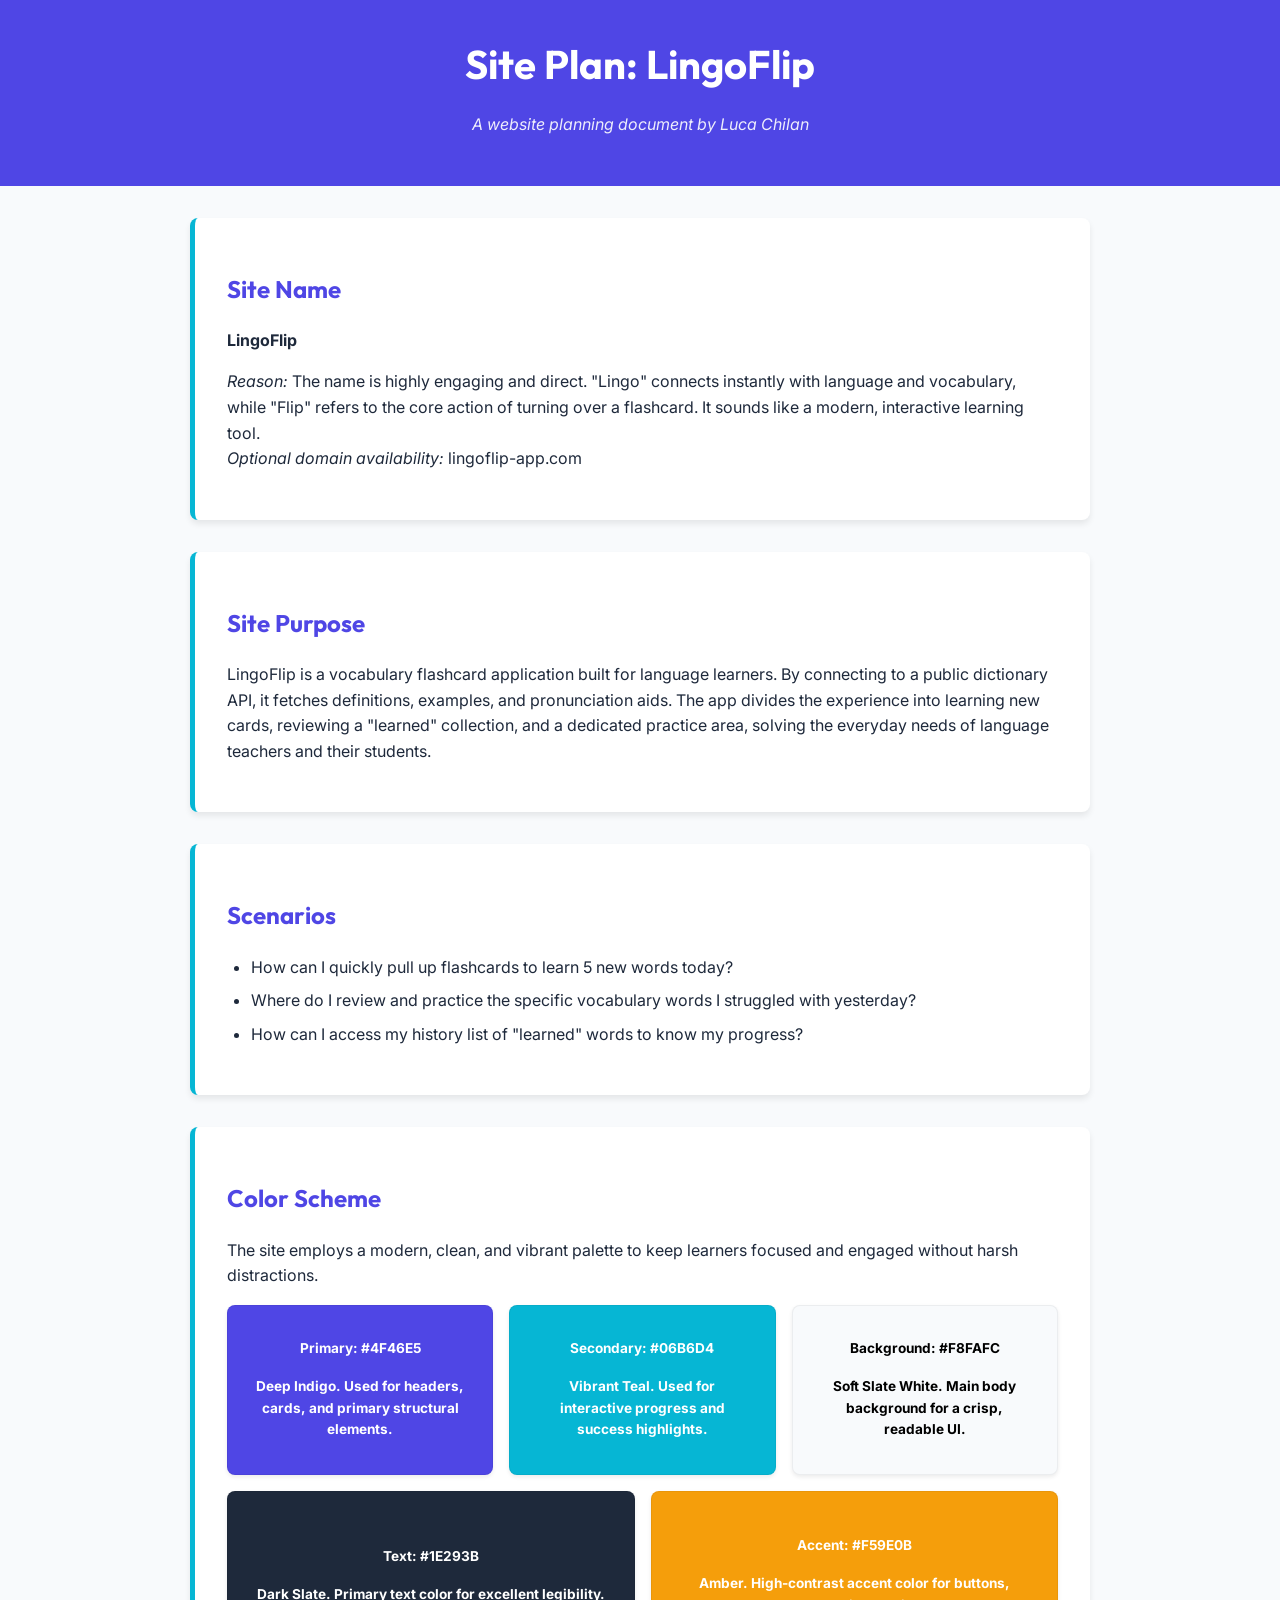
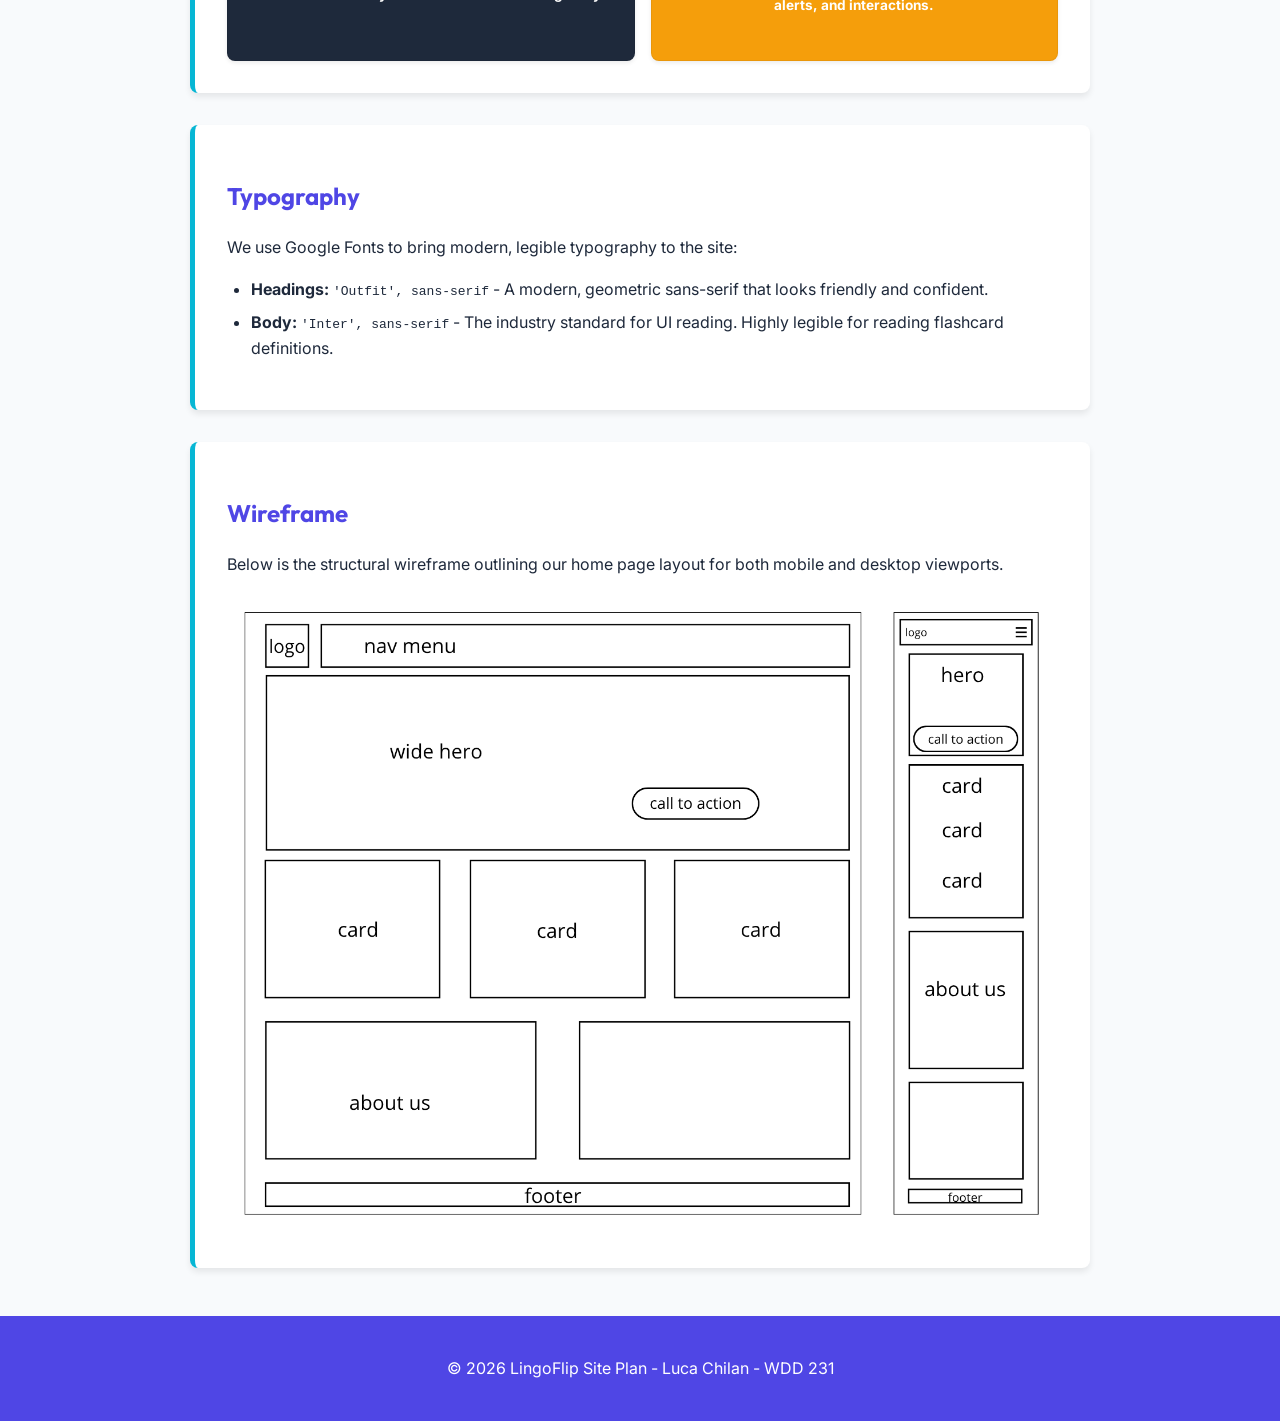
<file: project/projectdescription.html>
<!DOCTYPE html>
<html lang="en">

<head>
    <meta charset="UTF-8">
    <meta name="viewport" content="width=device-width, initial-scale=1.0">
    <title>Site Plan - Adventure Awaits</title>
    <meta name="description" content="Site plan for Adventure Awaits website project.">
    <meta name="author" content="Luca Chilan">

    <!-- Google Fonts -->
    <link rel="preconnect" href="https://fonts.googleapis.com">
    <link rel="preconnect" href="https://fonts.gstatic.com" crossorigin>
    <link href="https://fonts.googleapis.com/css2?family=Inter:wght@400;500;600&family=Outfit:wght@500;700&display=swap" rel="stylesheet">

    <!-- CSS -->
    <link rel="stylesheet" href="styles/sitedescription.css">
</head>

<body>
    <header>
        <h1>Site Plan: LingoFlip</h1>
        <p>A website planning document by Luca Chilan</p>
    </header>

    <main>
        <section id="site-name">
            <h2>Site Name</h2>
            <p><strong>LingoFlip</strong></p>
            <p><em>Reason:</em> The name is highly engaging and direct. "Lingo" connects instantly with language and vocabulary, while "Flip" refers to the core action of turning over a flashcard. It sounds like a modern, interactive learning tool.<br>
                <em>Optional domain availability:</em> lingoflip-app.com
            </p>
        </section>

        <section id="site-purpose">
            <h2>Site Purpose</h2>
            <p>LingoFlip is a vocabulary flashcard application built for language learners. By connecting to a public dictionary API, it fetches definitions, examples, and pronunciation aids. The app divides the experience into learning new cards, reviewing a "learned" collection, and a dedicated practice area, solving the everyday needs of language teachers and their students.</p>
        </section>

        <section id="scenarios">
            <h2>Scenarios</h2>
            <ul>
                <li>How can I quickly pull up flashcards to learn 5 new words today?</li>
                <li>Where do I review and practice the specific vocabulary words I struggled with yesterday?</li>
                <li>How can I access my history list of "learned" words to know my progress?</li>
            </ul>
        </section>

        <section id="color-scheme">
            <h2>Color Scheme</h2>
            <p>The site employs a modern, clean, and vibrant palette to keep learners focused and engaged without harsh distractions.</p>
            <div class="color-palette">
                <div class="color-swatch" style="background-color: #4F46E5; color: white;">
                    <p>Primary: #4F46E5</p>
                    <p>Deep Indigo. Used for headers, cards, and primary structural elements.</p>
                </div>
                <div class="color-swatch" style="background-color: #06B6D4; color: white;">
                    <p>Secondary: #06B6D4</p>
                    <p>Vibrant Teal. Used for interactive progress and success highlights.</p>
                </div>
                <div class="color-swatch" style="background-color: #F8FAFC; color: black;">
                    <p>Background: #F8FAFC</p>
                    <p>Soft Slate White. Main body background for a crisp, readable UI.</p>
                </div>
                <div class="color-swatch" style="background-color: #1E293B; color: white;">
                    <p>Text: #1E293B</p>
                    <p>Dark Slate. Primary text color for excellent legibility.</p>
                </div>
                <div class="color-swatch" style="background-color: #F59E0B; color: white;">
                    <p>Accent: #F59E0B</p>
                    <p>Amber. High-contrast accent color for buttons, alerts, and interactions.</p>
                </div>
            </div>
        </section>

        <section id="typography">
            <h2>Typography</h2>
            <p>We use Google Fonts to bring modern, legible typography to the site:</p>
            <ul>
                <li><strong>Headings:</strong> <code>'Outfit', sans-serif</code> - A modern, geometric sans-serif that looks friendly and confident.</li>
                <li><strong>Body:</strong> <code>'Inter', sans-serif</code> - The industry standard for UI reading. Highly legible for reading flashcard definitions.</li>
            </ul>
        </section>

        <section id="wireframes">
            <h2>Wireframe</h2>
            <p>Below is the structural wireframe outlining our home page layout for both mobile and desktop viewports.
            </p>
            <img src="images/wireframe.png" alt="Mobile and Desktop wireframe layout"
                style="max-width: 100%; height: auto;">
        </section>
    </main>

    <footer>
        <p>&copy; 2026 LingoFlip Site Plan - Luca Chilan - WDD 231</p>
    </footer>
</body>

</html>
</file>
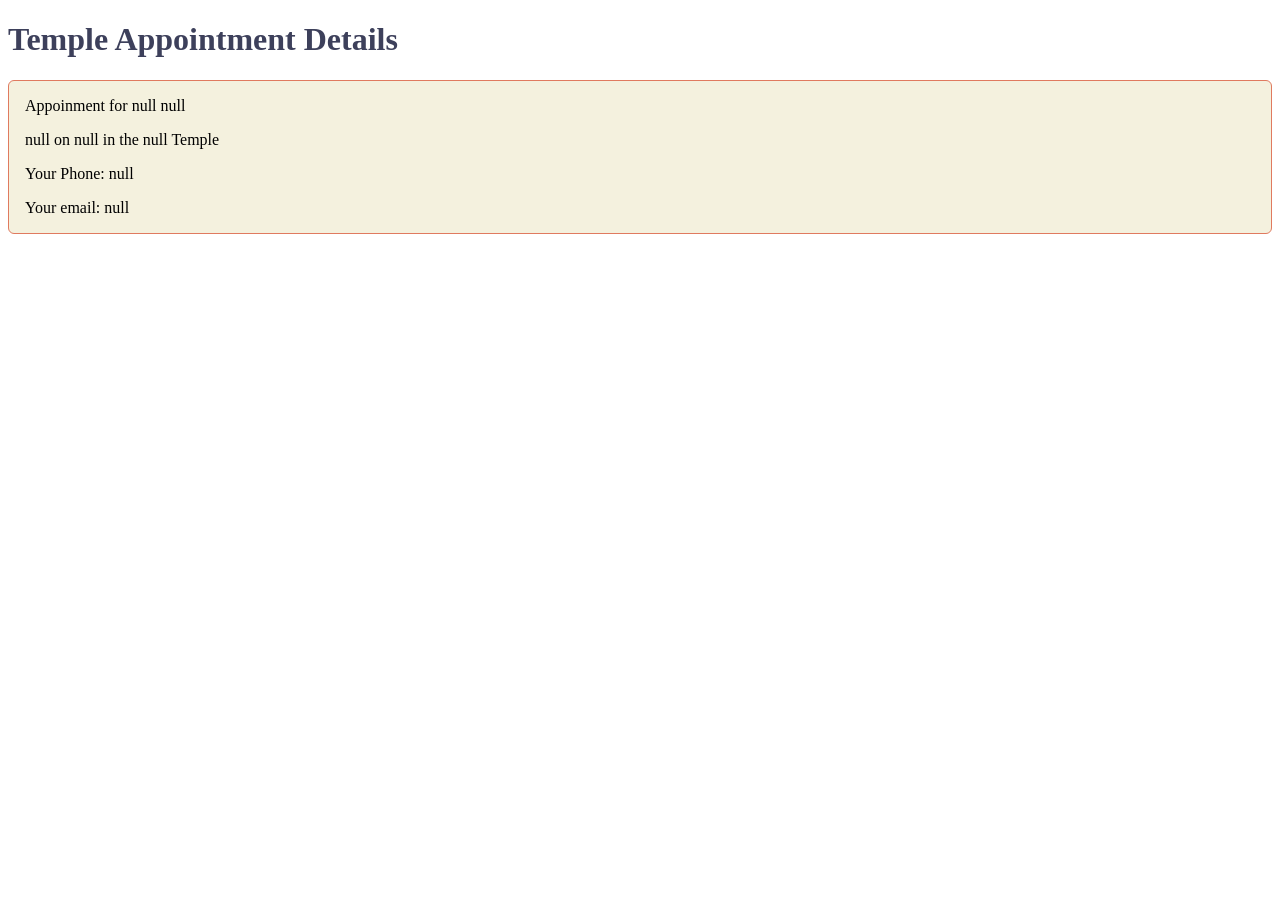
<file: startHere/thanks.html>
<!DOCTYPE html>
<html lang="en">

<head>
  <meta charset="UTF-8">
  <meta name="viewport" content="width=device-width, initial-scale=1.0">
  <meta name="description" content="Web Lab Start File">
  <meta name="author" content="Paul Cheney">

  <link rel="stylesheet" href="styles/small.css">
  <link rel="stylesheet" href="styles/large.css">

  <title>Web Lab Start File</title>
</head>

<body>

  <main>
    <h1>Temple Appointment Details</h1>

    <div id="results"></div>

  </main>



  <script src="js/scripts.js"></script>
</body>
</html>
</file>
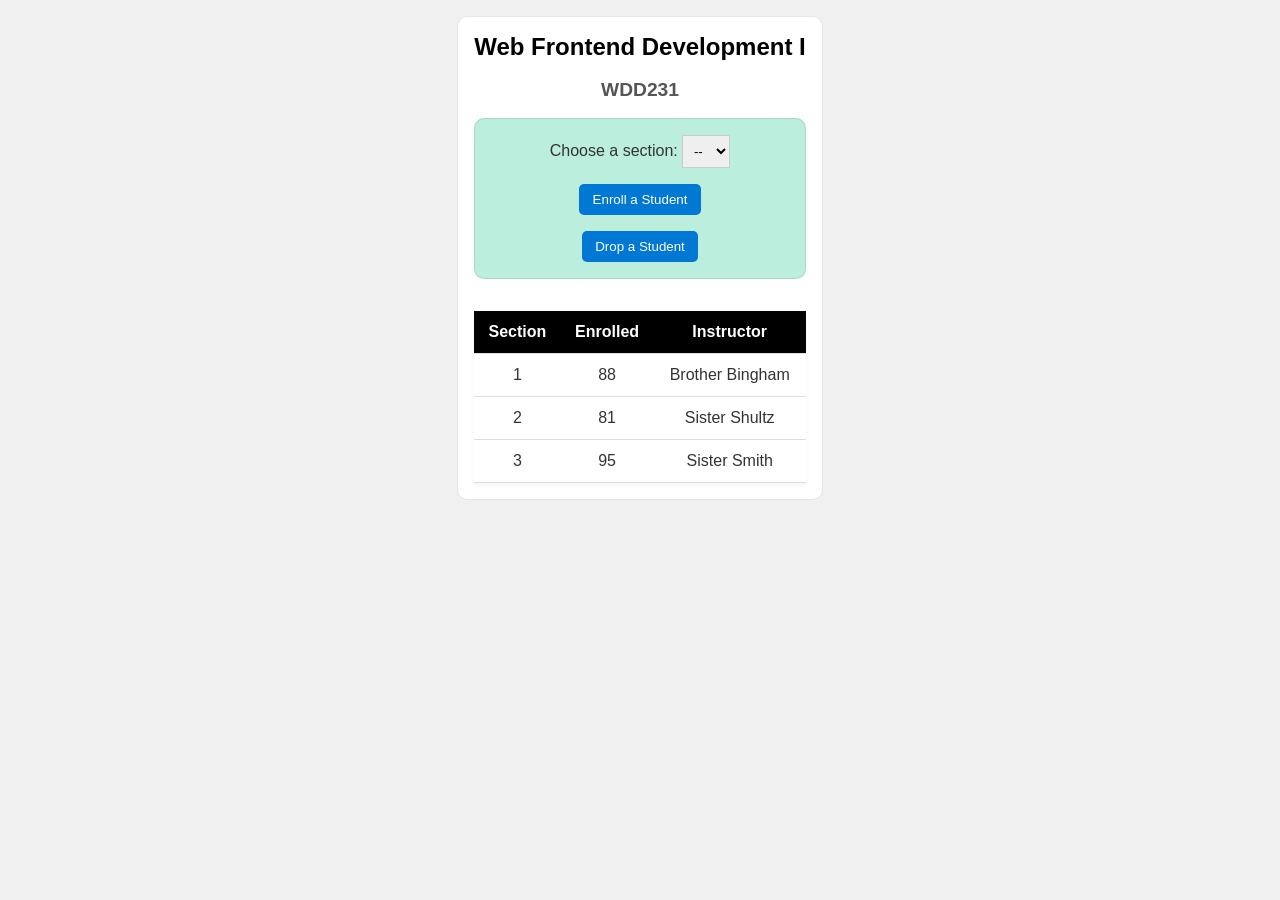
<file: week03/modules.html>
<!DOCTYPE html>
<html lang="en">

<head>
    <meta charset="UTF-8">
    <meta name="viewport" content="width=device-width, initial-scale=1.0">
    <title>Modules Example: Course and Sections</title>
    <link rel="stylesheet" href="styles/modules.css">
    <script type="module" src="scripts/modules.mjs"></script>
</head>

<body>
    <main>
        <h1 id="courseName"></h1>
        <h2 id="courseCode"></h2>

        <div id="enrollment">
            <label for="sectionNumber">Choose a section:</label>
            <select id="sectionNumber">
                <option value="0" disabled selected>--</option>
            </select>
            <button id="enrollStudent">Enroll a Student</button>
            <button id="dropStudent">Drop a Student</button>
        </div>

        <table>
            <thead>
                <tr>
                    <th>Section</th>
                    <th>Enrolled</th>
                    <th>Instructor</th>
                </tr>
            </thead>
            <tbody id="sections"></tbody>
        </table>
    </main>
</body>

</html>
</file>
<file: styles/navigation.css>
.navigation {
    font-family: "Quicksand", sans-serif;
    display: flex;
    flex-direction: column;
    background-color: var(--second-background);
    list-style: none;
    text-align: center;
    padding: 0;
    width: 100%;
    margin: 0;
}

.navigation li {
    display: block;
}

.navigation li.current {
    background-color: var(--nav-current);
}

.navigation li.current a {
    color: var(--white-color);
}

.navigation a {
    display: none;
    position: relative;
    color: var(--dark-color);
    text-decoration: none;
    font-size: 1.5rem;
    font-weight: 400;
    padding: 10px 10px;
    z-index: 1;
    transition: color 0.5s ease;
}

.navigation a::after {
    content: "";
    position: absolute;
    width: 0;
    height: 100%;
    top: 0;
    left: 0;
    background: var(--secondary-color);
    transition: width 0.3s ease;
    z-index: -1;
}

.navigation a:hover {
    color: var(--white-color);
}

.navigation a:hover::after {
    width: 100%;
}

.navigation.open a {
    display: block;
}

#menu {
    font-size: 1.5rem;
    border: 0;
    background: none;
    color: var(--white-color);
    cursor: pointer;
}

#menu::before {
    content: "☰";
}

#menu.open::before {
    content: "✖";
}

@media (min-width:768px) {
    .navigation {
        flex-direction: row;
    }

    #menu {
        display: none;
    }
}
</file>
<file: styles/index-base.css>
:root {
    --primary-color: #065F46;
    --secondary-color: #10B981;
    --background-color: #F0FDF4;
    --dark-color: #064E3B;
    --light-color: #D1FAE5;
    --white-color: #FFFFFF;
    --black-color: #021002;

    --second-background: #ECFDF5;
    --nav-current: #064E3B;

    --dialog-back: rgb(0 0 0/50%);
    --title-font: "Poppins", sans-serif;
    --body-font: "Arimo", sans-serif;
}

* {
    font-family: var(--body-font);
    color: var(--black-color);
    padding: 0;
    margin: 0;
    box-sizing: border-box;
}

body {
    min-width: 320px;
}

h1,
h2,
.site-name span {
    font-family: var(--title-font);
    margin: 6px 0;
}

main {
    width: 95%;
    max-width: 1200px;
    margin: 0 auto;
}

footer {
    width: 100%;
    text-align: center;
}

footer * {
    color: var(--white-color);
}

.social-media ul {
    list-style: none;
    display: flex;
    flex-direction: row;
    width: 50%;
    margin: 1rem auto 6px;
    justify-content: space-evenly;
}


.social-media img {
    height: auto;
    width: 46px;
}

.time-footer {
    background-color: var(--primary-color);
    padding: 6px;
    color: var(--white-color);
    font-weight: 500;
}
</file>
<file: styles/index.css>
header {
    display: grid;
    grid-template-rows: 50px auto;
}

.site-name {
    background-color: var(--primary-color);
    display: grid;
    grid-template-columns: 50px auto 50px;
}

.site-name span {
    color: var(--white-color);
    font-size: 2rem;
    margin: auto 0;
}

.logo {
    width: 44px;
    height: auto;
    margin: auto;
}

.logo * {
    color: var(--white-color);
    fill: var(--white-color);
}

header nav {
    grid-row: 2/3;
}


/* ------------------------------- 
        sections in main
   -------------------------------  */

section h2 {
    background-color: var(--dark-color);
    padding: 6px;
    color: var(--white-color);
    text-align: center;
    margin-top: 1rem;
}

section.content {
    background-color: var(--second-background);
    box-shadow: 5px 5px var(--light-color);
}

.about-me p {
    padding: 1rem;
    font-size: 1.3rem;
}

.photo img {
    display: block;
    width: 100%;
    max-width: 350px;
    margin: 0 auto;
    padding: 1rem;
    border-radius: 2rem;
}


/* ------------------------------- 
        courses buttons
   -------------------------------  */

.course-buttons {
    display: flex;
    flex-direction: row;
    justify-content: space-around;
    max-width: 1000px;
    margin: 0 auto;
}

button.filter-button {
    margin: 1rem 0;
    width: calc(100%/3 - 30px);
    padding: 10px;
    border: none;
    border-radius: 2rem;
    background-color: var(--light-color);
    color: var(--dark-color);
    font-size: 1.4rem;
    font-weight: 500;
    cursor: pointer;
}

button.filter-button.pressed {
    background-color: var(--second-background);
    color: var(--dark-color);
    outline: 2px solid var(--primary-color);
}

#course-container {
    display: flex;
    flex-direction: column;
    text-align: center;
    padding: 1rem;
    gap: 1rem;
}

.course-card {
    background-color: var(--light-color);
    width: 70%;
    margin: 0 auto;
    padding: 10px;
    cursor: pointer;
    border-radius: 2rem;
}

.course-card.completed {
    background-color: var(--nav-current);
}

.course-card.completed span,
.course-card.completed p {
    color: var(--light-color);
}

.course-card.completed p {
    text-decoration: line-through;
}

.course-card.completed span::before {
    content: "✓ ";
    font-size: .8rem;
}

.credits-label {
    text-align: center;
    font-size: 1.3rem;
}

/* ------------------------------- 
             dialog
   -------------------------------  */

dialog {
    border: none;
    box-shadow: 5px 5px var(--light-color);
    padding: 1rem;
    background-color: var(--second-background);
    width: 90%;
    max-width: 600px;
    margin: auto;
}

::backdrop {
    background-color: var(--dialog-back);
}

body:has(dialog[open]) {
    overflow: hidden;
}

dialog button {
    position: absolute;
    top: 23px;
    right: 23px;
    font-size: 1.75rem;
    padding: .5rem 1rem;
    border: none;
    background: none;
    color: var(--white-color);
    cursor: pointer;
}

dialog h2 {
    background-color: var(--dark-color);
    color: var(--white-color);
    padding: 6px 1rem;
}

dialog p {
    margin-top: 1rem;
}
</file>
<file: styles/index-large.css>
@media (min-width:768px) {
    header {
        grid-template-rows: 100px auto;
    }

    .site-name {
        background-color: var(--second-background);
        grid-template-columns: 120px auto;

    }

    .site-name span {
        color: var(--dark-color);
        font-size: 60px;
    }

    .logo {
        width: 76px;
        height: auto;
        margin: auto;
    }

    .logo * {
        color: var(--dark-color);
        fill: var(--dark-color);
    }


    .navigation li {
        width: calc(100%/3);
    }

    main {
        display: grid;
        grid-template-columns: 2fr 1fr;
        column-gap: 1rem;
    }

    main h1,
    section.courses {
        grid-column: 1/3;
    }

    #course-container {
        display: grid;
        grid-template-columns: 1fr 1fr 1fr;
    }

    .course-card {
        width: 95%;
    }


}
</file>
<file: project/styles/siteplan.css>
:root {
    /* Variables */
    --primary-color: #4F46E5;
    --secondary-color: #06B6D4;
    --background-color: #F8FAFC;
    --text-color: #1E293B;
    --accent-color: #F59E0B;
    --white-color: #FFFFFF;
    --shadow: #00000014;
    --border-color: #0000000d;
    --button-color: #5b5ba5;
    --light-color: #9dadc2;

    --title-font: 'Outfit', sans-serif;
    --body-font: 'Inter', sans-serif;
}

/* Base Styles */
body {
    background-color: var(--background-color);
    color: var(--text-color);
    font-family: var(--body-font);
    line-height: 1.6;
    margin: 0;
    padding: 0;
    min-width: 20rem;
}

section:not(.hero) {
    width: 90%;
    margin: auto;
}

h1,
h2,
h3,
.title-header {
    font-family: var(--title-font);
    color: var(--white-color);
}

h1 {
    padding: 1rem 0;
    text-align: center;
    font-weight: 300;
    font-size: 3rem;
}

/* Header */
header {
    display: grid;
    grid-template-columns: 50px 1fr 50px;
    grid-template-rows: 60px auto;
    background-color: var(--primary-color);
    color: var(--white-color);
    padding: 1rem;
    text-align: center;
    overflow: hidden;
}

.title-header {
    font-size: 1.4rem;
    padding-left: 1rem;
}

header>* {
    margin: auto 0;
}

/* Main */
main {
    margin: 2rem auto;
    flex: 1;
    min-height: 100vh;
}

section {
    background-color: var(--white-color);
    padding: 2rem;
    margin-bottom: 2rem;
    border-radius: 8px;
    box-shadow: 0 4px 6px var(--shadow);
    border-left: 5px solid var(--secondary-color);
}

a {
    color: var(--primary-color);
    text-decoration: none;
}

a:hover {
    text-decoration: underline;
}

ul {
    padding-left: 1.5rem;
}

li {
    margin-bottom: 0.5rem;
}

.logo {
    width: 50px;
}


/* Footer */
footer {
    background-color: var(--primary-color);
    color: var(--white-color);
    padding: 1rem;
    place-items: center;
}

.social-media ul {
    list-style: none;
    display: flex;
    justify-content: space-around;
}

.social-media li {
    margin: 10px;
}

.social-media img {
    width: 50px;
    height: auto;
}

footer a {
    text-decoration: none;
    color: var(--white-color);
}

/* 
Navigation
*/

.nav-nav {
    grid-column: 1/-1;
    width: 100%;
}

.navigation {
    display: flex;
    flex-direction: column;
    background-color: var(--primary-color);
    list-style: none;
    padding: 0;
    margin: 0;
    width: 100%;
    max-height: 0;
    overflow: hidden;
    opacity: 0;
    transition: max-height 0.4s ease, opacity 0.3s ease;
}

.navigation.open {
    max-height: 400px;
    opacity: 1;
}

.navigation li {
    display: block;
    width: 100%;
}

.navigation a {
    display: block;
    position: relative;
    color: var(--white-color);
    text-decoration: none;
    text-align: center;
    font-size: 1.2rem;
    font-weight: 500;
    padding: 15px 20px;
    transition: color 0.3s ease, background-color 0.3s ease;
    z-index: 1;
    overflow: hidden;
}

.navigation a::before {
    content: "";
    position: absolute;
    top: 0;
    left: 0;
    width: 100%;
    height: 100%;
    background-color: var(--secondary-color);
    transform: translateX(-100%);
    transition: transform 0.4s cubic-bezier(0.25, 0.8, 0.25, 1);
    z-index: -1;
}

.navigation a:hover::before {
    transform: translateX(0);
}

.navigation a:hover {
    color: var(--white-color);
}

.navigation li.current a {
    background-color: var(--button-color);
    border-left: 4px solid var(--secondary-color);
    font-weight: 700;
}

#menu {
    display: flex;
    grid-column: 3;
    grid-row: 1;
    justify-content: center;
    align-items: center;
    font-size: 2rem;
    background: transparent;
    color: var(--white-color);
    border: none;
    cursor: pointer;
    transition: transform 0.3s ease, color 0.3s ease;
}

#menu:hover {
    color: var(--secondary-color);
    transform: scale(1.1);
}

#menu::before {
    content: "☰";
}

#menu.open::before {
    content: "✖";
}



/*  video  */

.video a {
    font-weight: 600;
    text-decoration: none;
}
</file>
<file: project/styles/siteplan_large.css>
@media (min-width:64rem) {
    header {
        grid-template-columns: 50px 1fr auto 80px;
        grid-template-rows: 80px;
        background-color: var(--background-color);
    }

    .title-header {
        color: var(--primary-color);
        font-size: 1.7rem;
        padding-left: 1rem;
    }

    nav.nav-nav {
        grid-column: 3;
        grid-row: 1;
        display: flex;
        justify-content: flex-end;
    }

    #menu {
        display: none;
    }

    .navigation {
        flex-direction: row;
        justify-content: flex-end;
        align-items: center;
        background-color: transparent;
        max-height: none;
        opacity: 1;
        overflow: visible;
        width: auto;
    }

    .navigation li {
        width: auto;
    }

    .navigation a {
        font-size: 1.1rem;
        padding: 10px 20px;
        margin: 0 5px;
        border-radius: 4px;
        color: var(--primary-color);
        transition: color 0.3s ease;
    }

    .navigation a:hover {
        color: var(--secondary-color);
    }

    .navigation a::before {
        height: 3px;
        top: auto;
        bottom: 0;
        border-radius: 2px;
        background-color: var(--secondary-color);
    }

    .navigation li.current a {
        background-color: transparent;
        border-left: none;
        border-bottom: 3px solid var(--secondary-color);
    }


    footer {
        display: grid;
        grid-template-columns: repeat(3, 1fr);
    }

    footer>* {
        margin: auto 0;
    }
}
</file>
<file: project/styles/index.css>
.hero {
    background: none;
    border: none;
    box-shadow: none;
    padding: 0;
    margin: 0;
    position: relative;
}

.hero img {
    width: 100%;
}

.cta-btn>a {
    position: absolute;
    display: block;
    bottom: 50px;
    left: 50%;
    transform: translateX(-50%);
    font-size: 1.5rem;
    font-weight: 500;
    color: var(--white-color);
    text-decoration: none;
    background-color: var(--button-color);
    border-radius: 12px;
    padding: 1rem 2rem;
    text-align: center;
    transition: color 0.3s ease, background-color 0.3s ease;
    z-index: 1;
    overflow: hidden;
    box-shadow: 0 4px 6px var(--shadow);
}

.cta-btn a::before {
    content: "";
    position: absolute;
    top: 0;
    left: 0;
    width: 100%;
    height: 100%;
    background-color: var(--secondary-color);
    transform: translateX(-100%);
    transition: transform 0.4s cubic-bezier(0.25, 0.8, 0.25, 1);
    z-index: -1;
}

.cta-btn a:hover::before {
    transform: translateX(0);
}

.cta-btn a:hover {
    color: var(--white-color);
}

/* content section */
.quick-howthiswork {
    display: grid;
    gap: 1.5rem;
}

.section-heading h1,
.flashcard h2,
.flashcard h3 {
    color: var(--text-color);
}

.eyebrow {
    margin: 0;
    color: var(--primary-color);
    font-weight: 700;
    letter-spacing: 0.1em;
    text-transform: uppercase;
}

.section-copy {
    margin-bottom: 0;
    max-width: 60ch;
}
</file>
<file: project/styles/flashcards.css>
/* Word search */

.word-search label {
    display: block;
    margin-bottom: 0.5rem;
    font-weight: 600;
}

.search-row {
    display: grid;
    gap: 0.75rem;
}

.word-search input,
.word-search button,
.secondary-btn,
.learn-btn {
    border-radius: 12px;
    font: inherit;
}

.word-search input {
    width: 100%;
    padding: 0.9rem 1rem;
    border: 1px solid var(--border-color);
}

.word-search button,
.secondary-btn,
.learn-btn {
    border: none;
    cursor: pointer;
    padding: 0.9rem 1.2rem;
    font-weight: 600;
}

.word-search button,
.learn-btn {
    background-color: var(--primary-color);
    color: var(--white-color);
}

.secondary-btn {
    background-color: var(--background-color);
    color: var(--text-color);
    border: 1px solid var(--border-color);
}

.quick-actions {
    display: flex;
    flex-wrap: wrap;
    gap: 1rem;
    align-items: center;
}

.status-message {
    margin: 0;
    min-height: 1.5rem;
    color: var(--button-color);
    font-weight: 500;
}

/* Flashcard starting here */

.flashcard {
    display: grid;
    gap: 1.25rem;
    border: 1px solid var(--border-color);
    border-radius: 18px;
    padding: 1.5rem;
    background: linear-gradient(180deg, var(--white-color) 0%, var(--background-color) 100%);
    box-shadow: 0 18px 40px var(--shadow);
}

.flashcard__header {
    display: flex;
    flex-wrap: wrap;
    gap: 1rem;
    justify-content: space-between;
    align-items: baseline;
}

.flashcard__label {
    margin: 0;
    color: var(--text-color);
    text-transform: uppercase;
    letter-spacing: 0.08em;
    font-size: 0.85rem;
}

.flashcard__header h2 {
    margin: 0.2rem 0 0;
    font-size: clamp(2rem, 6vw, 3rem);
}

.flashcard__content {
    display: grid;
    gap: 1rem;
}

.flashcard__content section {
    width: 90%;
    margin: 0 auto;
    padding: 1rem;
    border-radius: 14px;
    border-left-width: 4px;
}

.flashcard__content h3 {
    margin-top: 0;
    margin-bottom: 0.4rem;
}

.flashcard__content p {
    margin: 0;
}

.audio-link {
    font-weight: 600;
}

@media (min-width: 40rem) {
    .search-row {
        grid-template-columns: minmax(0, 1fr) auto;
    }

    .flashcard__content {
        grid-template-columns: repeat(2, minmax(0, 1fr));
    }
}
</file>
<file: startHere/styles/small.css>
*{box-sizing: border-box;}
html {
  -webkit-text-size-adjust: 100%; 
  -ms-text-size-adjust: 100%;
}

h1 {
  color: #3D405B;
}

form {
    margin: 1rem 2%;
  
    label {
      display: block;
      font-size: .8rem;
      color: purple;
      padding-top: .2rem;
    }
    h3 {
      font-size: .9rem;
      color: #E07A5F;
      margin: 1.5rem 0 .2rem 0;
      border-bottom: 1px solid #eee;
    }
  
    input[type=text],
    input[type=tel],
    input[type=date],
    input[type=email],
    select {
      display: block;
      margin: .1rem 0 1rem 0 ;
      padding: .3rem;
      border: 1px solid #999;
      border-radius: 4px;
      border-left-width: 5px;
      border-left-color:#555;
      font-size: 1rem;
      color: #3D405B;
      width: 250px;
    }
  
    input:required {border-left-color: #d70000;}
    input:focus {border-left-color: black; outline:none;}
    input:required:valid{border-left-color: green;}
  
    input[type=submit] {
      border: none;
      text-align: center;
      background-color: #3D405B;
      color: white;
      border-radius: 1rem;
      padding: .75rem 1.5rem;
      margin: 2rem 0;
      font-size: 1.2rem;
      -webkit-appearance: none;
      appearance: none;
    }
  }
  input:-webkit-autofill{
    -webkit-text-fill-color: #3D405B;
  }
  
  #results {
    background-color: #F4F1DE;
    padding: 0 1rem;
    border: 1px solid #E07A5F;
    border-radius: 6px;
  }
</file>
<file: startHere/styles/large.css>
@media only screen and (min-width: 38rem) {


} /*end media query*/
</file>
<file: styles/prophets.css>
* {
    font-family: Arial, Helvetica, sans-serif;
    text-align: center;
}

h1,
h2 {
    color: #54a354;
}

body {
    width: 95%;
    margin: 0 auto;
}

section.prophet-card {
    background-color: #ddd;
    padding: 1rem;
    border-radius: 1vh;
    border: 1px solid #ccc;
    margin: 6px;
}

#cards {
    display: grid;
    grid-gap: 6px;
    grid-template-columns: repeat(auto-fit, minmax(380px, 1fr));
    box-shadow: 5px 5px 5px 10px #ccc;
    padding: 1rem;
}

footer {
    margin: 2rem auto;
    background-color: #54a354;
    padding: 1rem;
    width: 50%;
    color: #fff;
    font-weight: 600;
}
</file>
<file: chamber/styles/chamber_base.css>
:root {
    --primary-color: #212e3e;
    --secondary-color: #FCD116;
    --third-color: #7B3F00;
    --background-color: #f4f4f4;
    --dark-color: #001489;
    --light-color: #009EED;
    --white-color: #FFFFFF;
    --black-color: #000000;
    --red-color: #d63049;

    --second-background: #e8edf3;
    --nav-current: var(--primary-color);
    --dialog-back: rgb(0 0 0/50%);


    --title-font: "Poppins", sans-serif;
    --body-font: "Arimo", sans-serif;
}

* {
    box-sizing: border-box;
    padding: 0;
    margin: 0;
    font-family: var(--body-font);
}

h1,
h2,
h3,
.title-header,
.navigation a {
    font-family: var(--title-font);
}

header {
    display: grid;
    grid-template-columns: 50px 1fr 50px 50px;
    grid-template-rows: 80px auto;
    background-color: var(--primary-color);
    color: var(--white-color);
    overflow: hidden;
}

.title-header {
    font-size: 1.4rem;
    padding-left: 1rem;
}

.nav-nav {
    grid-column: 1/-1;
    width: 100%;
}

header>* {
    margin: auto 0;
}

body {
    min-width: 360px;
    display: flex;
    flex-direction: column;
    min-height: 100vh;
}

main {
    flex: 1;
}

.logo {
    width: 100%;
}

h1 {
    padding: 1rem 0;
    text-align: center;
    font-weight: 300;
    font-size: 3rem;
}


/* -------------- */
/*  footer        */
/* -------------- */

footer {
    background-color: var(--primary-color);
    color: var(--white-color);
    padding: 1rem;
    place-items: center;
}

footer h2 {
    font-size: 1rem;
    color: var(--secondary-color);
}

.social-media ul {
    list-style: none;
    display: flex;
    justify-content: space-around;
}

.social-media li {
    margin: 10px;
}

.social-media img {
    width: 50px;
    height: auto;
}

footer a {
    text-decoration: none;
    color: var(--white-color);
}

/* 
Random thing to use in the files
*/

.dark-light {
    width: 44px;
    height: 44px;
    border-radius: 50%;
    background: var(--secondary-color);
    position: relative;
    cursor: pointer;
    transition: transform 0.4s ease;
}

.dark-light::before {
    content: "";
    position: absolute;
    width: 44px;
    height: 44px;
    border-radius: 50%;
    background: var(--primary-color);
    top: 0;
    left: 0;
    transform: translateX(44px);
    transition: transform 0.4s ease;
}

.dark-light::after {
    content: "";
    position: absolute;
    inset: -6px;
    border-radius: 50%;
    border: 2px dashed var(--secondary-color);
    opacity: 1;
    transition: opacity 0.3s;
}

.dark-light:hover::before {
    transform: translateX(12px);
}

.dark-light:hover::after {
    opacity: 0;
}

.dark-light:hover {
    transform: rotate(20deg);
}
</file>
<file: chamber/styles/navigation.css>
.navigation {
    display: flex;
    flex-direction: column;
    background-color: var(--background-color);
    list-style: none;
    padding: 0;
    width: 100%;
    margin: 0;
}

.navigation li {
    display: block;
}

.navigation li.current {
    background-color: var(--nav-current);
}

.navigation li.current a {
    color: var(--white-color);
}

.navigation a {
    display: none;
    position: relative;
    color: var(--dark-color);
    text-decoration: none;
    text-align: center;
    font-size: 1.5rem;
    font-weight: 500;
    width: 100%;
    padding: 10px 10px;
    transition: color 0.5s ease;
    z-index: 1;
}

.navigation a::after {
    content: "";
    position: absolute;
    width: 0;
    height: 100%;
    top: 0;
    left: 0;
    background: var(--third-color);
    transition: width 0.3s ease;
    z-index: -1;
}

.navigation a:hover {
    color: var(--white-color);
}

.navigation a:hover::after {
    width: 100%;
}

.navigation.open a {
    display: block;
}


#menu {
    display: flex;
    justify-content: center;
    align-items: center;
    margin: auto 0;
    font-size: 3.1rem;
    background: none;
    color: var(--secondary-color);
    cursor: pointer;
    z-index: 999;
}

#menu::before {
    content: "☰";
}

#menu.open::before {
    content: "✖";
}

@media (min-width:64rem) {
    .navigation {
        flex-direction: row;
    }

    #menu {
        display: none;
    }

}
</file>
<file: chamber/styles/chamber_large.css>
@media (min-width:64rem) {

    /* 
    In header
    */
    header {
        grid-template-columns: 50px 1fr auto 80px;
        background-color: var(--background-color);
    }

    .title-header {
        color: var(--primary-color);
        font-size: 1.7rem;
        padding-left: 1rem;
    }

    nav.nav-nav {
        grid-column: 3;
        grid-row: 1
    }

    .dark-light {
        grid-column: 4;
    }

    footer {
        display: grid;
        grid-template-columns: repeat(3, 1fr);
    }

    footer>* {
        margin: auto 0;
    }

    .dark-light {
        --dark-light-color: var(--primary-color);
        margin-left: 22px;
    }

    .dark-light::before {
        background: var(--background-color);
    }


}
</file>
<file: chamber/styles/discover_small.css>
.discover-card {
    margin: 2rem auto;
    width: 90%;
    background-color: var(--background-color);
    border-radius: 6px;
    overflow: hidden;
    box-shadow: 2px 2px var(--second-background);

    display: grid;
    grid-template-areas:
        "name"
        "img"
        "desc"
        "addr"
        "btn";

}

.discover-card>figure {
    grid-area: img;
    margin: 10px auto;
    width: 300px;
}

.discover-card>p {
    grid-area: desc;
    padding: 0.5rem 1rem;
}

.discover-card>address {
    grid-area: addr;
    padding: 0 1rem 1rem;
}

.discover-card>button {
    grid-area: btn;
    padding: 0.5rem;
    margin: 0 auto 1rem;
    width: 150px;
    height: 50px;
    cursor: pointer;
    border: 2px solid var(--primary-color);
    color: var(--dark-color);
    border-radius: 6px;
    font-size: 1.2rem;
    font-weight: bold;
    transition: all 0.3s;
}

.discover-card>button:hover {
    background-color: var(--primary-color);
    color: var(--white-color);
}


.discover-card>h2 {
    grid-area: name;
    background-color: var(--primary-color);
    color: var(--white-color);
    padding: 1rem;
    text-align: center;
}

.visit-message {
    padding: 1rem;
    margin: 1rem auto;
    width: 90%;
    background-color: var(--primary-color);
    color: var(--white-color);
    text-align: center;
    border-radius: 4px;
    font-weight: bold;
    font-size: 2rem;
}
</file>
<file: chamber/styles/discover_medium.css>
@media (min-width:38rem) {
    .discover-card {
        grid-template-areas:
            "name name"
            "img desc"
            "img addr"
            "img btn";

        /* h2 {
            background-color: var(--background-color);
            color: var(--primary-color);
        } */
    }

    .discover-card>figure {
        margin: 0;
        height: 100%;
    }

    .discover-card>img {
        width: 300px;
        height: 100%;
        object-fit: cover;
        display: block;
    }
}
</file>
<file: chamber/styles/discover_large.css>
@media (min-width:64rem) {
    .discover-card {
        grid-template-areas:
            "name name"
            "img desc"
            "img addr"
            "img btn";
    }

    .area-grid {
        display: grid;
        grid-template-columns: 1fr 1fr;
    }

    
    img {
        max-width: 300px;
    }
}
</file>
<file: chamber/styles/join.css>
/* 
    form styling
*/

#join-form {
    display: flex;
    flex-direction: column;
    width: 90%;
    max-width: 720px;
    margin: 0 auto 3rem;
    gap: 1rem;
    background-color: var(--background-color);
    box-shadow: 2px 2px var(--second-background);
    border: 1px solid var(--second-background);

    padding: 2rem;
    border-radius: 6px;
    font-size: 1.1rem;
}

#join-form h2 {
    font-size: 1.3rem;
    padding: 1rem 0 0;
    border-bottom: 5px solid var(--second-background);
}

#join-form>* {
    display: flex;
    flex-direction: column;
}

input[type="text"],
input[type="email"],
input[type="tel"],
textarea {
    height: 50px;
    padding: 1rem;
    font-size: 1.3rem;
    border-radius: 6px;
    background-color: var(--white-color);
}

textarea {
    height: 100px;
}

label:has(input:required)::after {
    content: 'required';
    font-style: italic;
    color: var(--red-color);
    margin-left: 3rem;
    font-weight: 600;
}

label:has(input:required:valid)::after {
    color: var(--primary-color);
    text-decoration: line-through;
}

input:required {
    border-left: 10px solid var(--third-color);
}

input:focus:not(input[type="submit"]) {
    border-right: 10px solid var(--third-color);
}

input:required:valid {
    border-left: 10px solid var(--primary-color);
}

/* input[type="submit"] {
    position: relative;
    background-color: var(--primary-color);
    transition: background-color 0.3s ease;
    height: 3rem;
    border-radius: 6px;
    overflow: hidden;
    cursor: pointer;
    color: var(--white-color);
    font-size: 1.5rem;
    font-weight: 500;
    border: none;
} */

/* input[type="submit"]:hover {
    background-color: var(--third-color);
    box-shadow: 3px 3px var(--secondary-color);
} */

input[type="radio"] {
    height: 20px;
    width: 20px;
}

label:has(input[type="radio"]):not(label[class=father]) {
    font-size: 1.3rem;
}

/* Cards */
.member-modals {
    display: flex;
    flex-direction: column;
    gap: 1.5rem;
    width: 90%;
    margin: 0 auto 3rem;
}

.member-card {
    background-color: var(--background-color);
    box-shadow: 2px 2px var(--second-background);
    padding: 1.5rem;
    border-radius: 6px;
    text-align: center;
    border: 1px solid var(--second-background);

    opacity: 0;
    transition: transform 0.3s ease, box-shadow 0.3s ease;
}

.member-card h2 {
    color: var(--primary-color);
    margin-bottom: 1rem;
}

.learn-more,
input[type="submit"] {
    display: inline-block;
    color: var(--dark-color);
    text-decoration: none;
    font-weight: 600;
    padding: 0.5rem 1rem;
    border: 2px solid var(--primary-color);
    border-radius: 6px;
    transition: all 0.3s;
    font-size: 1.5rem;
}

.learn-more:hover,
input[type="submit"]:hover {
    background-color: var(--primary-color);
    color: var(--white-color);
}

/* Dialog */
.member-dialog {
    padding: 2rem;
    border: none;
    border-radius: 6px;
    background-color: var(--background-color);
    box-shadow: 2px 2px var(--second-background);
    max-width: 500px;
    margin: auto;
}

.member-dialog::backdrop {
    background-color: var(--dialog-back);
}

.member-dialog h2 {
    color: var(--primary-color);
    margin-bottom: 1rem;
}

.member-dialog p {
    margin-bottom: 1rem;
    line-height: 1.5;
    font-size: 1.1rem;
}

.close-dialog {
    padding: 0.5rem 1rem;
    background-color: var(--primary-color);
    color: var(--white-color);
    border: none;
    border-radius: 6px;
    cursor: pointer;
    font-size: 1rem;
    display: block;
    margin: 1.5rem auto 0;
}

.close-dialog:hover {
    background-color: var(--third-color);
}

@media (min-width:64rem) {
    main {
        display: grid;
        grid-template-columns: repeat(2, 1fr);
    }

    h1 {
        grid-column: 1/3;
    }
}


/* 
    animation for the cards
*/
@keyframes fadeInSlide {
    0% {
        opacity: 0;
        transform: translateY(30px);
    }

    100% {
        opacity: 1;
        transform: translateY(0);
    }
}


.member-card.animate {
    animation: fadeInSlide 0.6s ease-out forwards;
}

.member-card:hover {
    transform: scale(1.03) translateY(-5px);
    box-shadow: 4px 6px var(--third-color);
}


.member-card:nth-child(1) {
    animation-delay: 0.1s;
}

.member-card:nth-child(2) {
    animation-delay: 0.3s;
}

.member-card:nth-child(3) {
    animation-delay: 0.5s;
}

.member-card:nth-child(4) {
    animation-delay: 0.7s;
}
</file>
<file: chamber/styles/thankyou.css>
#results {
    width: 90%;
    margin: 0 auto;
    background-color: var(--background-color);
    box-shadow: 2px 2px var(--second-background);
    border: 1px solid var(--second-background);
    border-radius: 6px;
    display: flex;
    flex-direction: column;
    overflow: hidden;

    .name {
        padding: 1rem;
        font-size: 1.3rem;
        font-weight: 500;
        margin-bottom: 1rem;
        color: var(--white-color);
        background-color: var(--primary-color);
    }

    p:not(.name) {
        margin: 0 1rem 0.5rem;
    }

    .contact-info {
        margin: 0.5rem 1rem;
        border-top: 3px solid var(--second-background);
        padding: 1rem;
    }
}

.back-button {
    display: block;
    width: 150px;
    border-radius: 6px;
    background-color: var(--primary-color);
    color: var(--white-color);
    margin: 1rem auto;
    padding: 1rem;
    font-size: 1.5rem;
    text-decoration: none;
    text-align: center;

    transition: background-color 0.3s ease;

}

.back-button:hover {
    background-color: var(--third-color);
    box-shadow: 3px 3px var(--secondary-color);
}
</file>
<file: project/styles/learned.css>
.learned-layout {
    display: grid;
    gap: 1.5rem;
}

.learned-intro h1,
.learned-stats h2,
.word-board h2,
.word-card h3,
.word-detail-dialog h2,
.word-detail-dialog h3 {
    color: var(--text-color);
}

.section-label {
    margin: 0;
    color: var(--primary-color);
    text-transform: uppercase;
    letter-spacing: 0.08em;
    font-weight: 700;
    font-size: 0.85rem;
}

.learned-intro p:last-child {
    max-width: 68ch;
}

.stats-grid,
.word-grid {
    display: grid;
    gap: 1rem;
}

.stat-card,
.word-card {
    background: linear-gradient(180deg, var(--white-color) 0%, var(--background-color) 100%);
    border: 1px solid var(--border-color);
    border-radius: 16px;
    box-shadow: 0 10px 24px var(--shadow);
}

.stat-card {
    padding: 1rem;
    border-left: 4px solid var(--secondary-color);
}

.stat-card p {
    margin: 0;
}

.stat-label {
    color: var(--text-color);
    text-transform: uppercase;
    letter-spacing: 0.06em;
    font-size: 0.9rem;
}

.stat-value {
    font-size: 1.8rem;
    font-weight: 700;
}

.board-header {
    display: flex;
    flex-wrap: wrap;
    justify-content: space-between;
    gap: 1rem;
    align-items: center;
}

.board-message {
    margin: 0;
    min-height: 1.5rem;
    color: var(--button-color);
    font-weight: 500;
}

.word-card {
    padding: 1.2rem;
    display: grid;
    gap: 0.9rem;
}

.word-card h3 {
    margin: 0;
}

.word-meta {
    display: flex;
    flex-wrap: wrap;
    gap: 0.75rem;
}

.meta-pill {
    background-color: var(--background-color);
    border: 1px solid var(--border-color);
    border-radius: 999px;
    padding: 0.35rem 0.75rem;
    font-size: 0.9rem;
}

.word-card p {
    margin: 0;
}

.word-card__label {
    color: var(--text-color);
    font-size: 0.85rem;
    text-transform: uppercase;
    letter-spacing: 0.08em;
}

.word-card__actions {
    display: flex;
    flex-wrap: wrap;
    gap: 0.75rem;
}

.word-button {
    border: 1px solid var(--border-color);
    border-radius: 12px;
    padding: 0.85rem 1rem;
    font: inherit;
    font-weight: 600;
    cursor: pointer;
}

.word-button.primary {
    background-color: var(--primary-color);
    color: var(--white-color);
    border-color: var(--primary-color);
}

.word-button.secondary {
    background-color: var(--background-color);
    color: var(--text-color);
}

.word-detail-dialog {
    width: min(38rem, calc(100vw - 2rem));
    border: none;
    border-radius: 18px;
    padding: 0;
    box-shadow: 0 24px 48px var(--shadow);
}

.word-detail-dialog::backdrop {
    background: rgba(30, 41, 59, 0.55);
}

.dialog-content {
    padding: 1.5rem;
    display: grid;
    gap: 1rem;
}

.dialog-header {
    display: flex;
    justify-content: space-between;
    gap: 1rem;
    align-items: start;
}

.dialog-header h2,
.dialog-header p {
    margin: 0;
}

.dialog-sections {
    display: grid;
    gap: 1rem;
}

.dialog-sections section {
    width: auto;
    margin: 0;
    padding: 1rem;
    background-color: var(--background-color);
    border-radius: 14px;
    border-left: 4px solid var(--secondary-color);
}

.dialog-sections p {
    margin: 0;
}

.dialog-actions {
    display: flex;
    flex-wrap: wrap;
    justify-content: flex-end;
    gap: 0.75rem;
}

@media (min-width: 48rem) {
    .stats-grid {
        grid-template-columns: repeat(3, minmax(0, 1fr));
    }

    .word-grid {
        grid-template-columns: repeat(2, minmax(0, 1fr));
    }
}
</file>
<file: project/styles/practice.css>
.practice-layout {
    display: grid;
    gap: 1.5rem;
}

.practice-intro h1,
.practice-card h2,
.practice-card h3,
.practice-progress h2,
.practice-history h2 {
    color: var(--text-color);
}

.practice-intro p {
    max-width: 65ch;
}

.practice-progress {
    display: grid;
    gap: 1rem;
}

.progress-grid {
    display: grid;
    gap: 1rem;
}

.progress-pill {
    background-color: var(--background-color);
    border-radius: 14px;
    padding: 1rem;
    border-left: 4px solid var(--secondary-color);
}

.progress-pill p {
    margin: 0;
}

.progress-pill .progress-label {
    color: var(--text-color);
    font-size: 0.9rem;
    text-transform: uppercase;
    letter-spacing: 0.06em;
}

.practice-card {
    display: grid;
    gap: 1.25rem;
    border: 1px solid var(--border-color);
    border-radius: 20px;
    padding: 1.5rem;
    box-shadow: 0 18px 40px var(--shadow);
}

.practice-card__header {
    display: flex;
    flex-wrap: wrap;
    justify-content: space-between;
    gap: 1rem;
    align-items: baseline;
}

.practice-word-label,
.practice-section-label {
    margin: 0;
    text-transform: uppercase;
    letter-spacing: 0.08em;
    color: var(--primary-color);
    font-weight: 700;
    font-size: 0.85rem;
}

.practice-card__header h2 {
    margin: 0.25rem 0 0;
    font-size: clamp(2rem, 8vw, 3rem);
}

.practice-prompt {
    background-color: var(--background-color);
    border-radius: 16px;
    padding: 1rem;
    border-left: 4px solid var(--accent-color);
}

.practice-prompt p {
    margin: 0.4rem 0 0;
}

.practice-actions,
.answer-actions {
    display: flex;
    flex-wrap: wrap;
    gap: 0.75rem;
}

.practice-button {
    border: none;
    border-radius: 12px;
    padding: 0.9rem 1.2rem;
    font: inherit;
    font-weight: 600;
    cursor: pointer;
}

.practice-button.primary {
    background-color: var(--primary-color);
    color: var(--white-color);
}

.practice-button.secondary {
    background-color: var(--background-color);
    color: var(--text-color);
    border: 1px solid var(--border-color);
}

.practice-button.success {
    background-color: var(--text-color);
    color: var(--white-color);
}

.practice-button.warning {
    background-color: var(--light-color);
    color: var(--text-color);
}

.practice-status {
    margin: 0;
    min-height: 1.5rem;
    color: var(--button-color);
    font-weight: 500;
}

.practice-answer {
    display: grid;
    gap: 1rem;
    padding: 1rem;
    border-radius: 16px;
    background-color: var(--background-color);
}

.practice-answer[hidden] {
    display: none;
}

.practice-answer section {
    width: 100%;
    margin: 0;
    padding: 0;
    background: transparent;
    box-shadow: none;
    border: none;
}

.practice-answer h3 {
    margin-bottom: 0.4rem;
}

.practice-answer p {
    margin: 0;
}

.practice-history-list {
    list-style: none;
    padding: 0;
    margin: 0;
    display: grid;
    gap: 0.75rem;
}

.practice-history-list li {
    margin: 0;
    padding: 0.9rem 1rem;
    border-radius: 12px;
    background-color: var(--background-color);
    display: flex;
    justify-content: space-between;
    gap: 1rem;
    align-items: center;
}

.history-word {
    font-weight: 700;
}

.history-result {
    font-size: 0.95rem;
    color: var(--text-color);
}

@media (min-width: 48rem) {
    .progress-grid {
        grid-template-columns: repeat(3, minmax(0, 1fr));
    }

    .practice-answer {
        grid-template-columns: repeat(2, minmax(0, 1fr));
    }
}
</file>
<file: project/styles/sitedescription.css>
:root {
    /* LingoFlip Modern App Palette */
    --primary-color: #4F46E5; /* Indigo */
    --secondary-color: #06B6D4; /* Teal / Cyan */
    --background-color: #F8FAFC; /* Light Slate / App Background */
    --text-color: #1E293B; /* Dark Slate */
    --accent-color: #F59E0B; /* Amber (Stars, highlights) */
    --white: #FFFFFF;
    --shadow: rgba(0, 0, 0, 0.08); /* Softer shadow */
    --border-color: rgba(0, 0, 0, 0.05);

    --heading-font: 'Outfit', sans-serif;
    --body-font: 'Inter', sans-serif;
}

/* Base Styles */
body {
    background-color: var(--background-color);
    color: var(--text-color);
    font-family: var(--body-font);
    line-height: 1.6;
    margin: 0;
    padding: 0;
}

h1,
h2,
h3 {
    font-family: var(--heading-font);
    color: var(--primary-color);
}

header {
    background-color: var(--primary-color);
    color: var(--white);
    padding: 2rem;
    text-align: center;
}

header h1 {
    color: var(--white);
    margin: 0;
    font-size: 2.5rem;
}

header p {
    font-style: italic;
    opacity: 0.9;
}

main {
    max-width: 900px;
    margin: 2rem auto;
    padding: 0 1rem;
}

section {
    background-color: var(--white);
    padding: 2rem;
    margin-bottom: 2rem;
    border-radius: 8px;
    box-shadow: 0 4px 6px var(--shadow);
    border-left: 5px solid var(--secondary-color);
}

a {
    color: var(--accent-color);
    text-decoration: none;
}

a:hover {
    text-decoration: underline;
}

ul {
    padding-left: 1.5rem;
}

li {
    margin-bottom: 0.5rem;
}

/* Color Scheme Section */
.color-palette {
    display: flex;
    flex-wrap: wrap;
    gap: 1rem;
    margin-top: 1rem;
}

.color-swatch {
    flex: 1 1 150px;
    padding: 1.5rem;
    border-radius: 8px;
    text-align: center;
    box-shadow: 0 2px 4px var(--shadow);
    min-height: 120px;
    display: flex;
    flex-direction: column;
    justify-content: center;
    border: 1px solid var(--border-color);
}

.color-swatch p {
    margin: 0.5rem 0;
    font-weight: bold;
    font-size: 0.85rem;
}
footer {
    background-color: var(--primary-color);
    color: var(--white);
    text-align: center;
    padding: 1.5rem;
    margin-top: 3rem;
}
</file>
<file: week03/styles/modules.css>
* {
    margin: 0;
    padding: 0;
    box-sizing: border-box;
}

body {
    font-family: Arial, sans-serif;
    background-color: #f0f0f0;
}

main {
    padding: 1rem;
    background-color: #fff;
    color: #333;
    width: fit-content;
    margin: 1rem auto;
    border: 1px solid rgb(0 0 0 / 10%);
    border-radius: 10px;
}

h1 {
    font-size: 1.5rem;
    color: #000;
}

h2 {
    font-size: 1.2rem;
    color: #555;
}

h1,
h2 {
    text-align: center;
    ;
    margin-bottom: 1.1rem;
}

form p {
    margin: .5rem;
    font-weight: bold;
}

#enrollment {
    padding: 1rem 1rem 0 1rem;
    border: 1px solid rgb(0 0 0 / 10%);
    border-radius: 10px;
    background-color: #bed;
    text-align: center;
}

select {
    padding: 0.5em;
    border: 1px solid #ccc;
    width: 3rem;
}

button {
    display: block;
    margin: 1rem auto;
    padding: 0.6em 1em;
    border: none;
    border-radius: 5px;
    background-color: #0078d4;
    color: white;
    cursor: pointer;
}

button:hover {
    background-color: #005fa3;
}

table {
    margin-top: 2rem;
    width: 100%;
    border-collapse: collapse;
    background-color: white;
    box-shadow: 0 2px 6px rgb(0 0 0 / 5%);
}

th,
td {
    padding: 0.75rem;
    text-align: center;
    border-bottom: 1px solid #ddd;
}

th {
    background-color: #000;
    color: white;
    font-weight: bold;
}

tr:hover {
    background-color: #bbb;
}
</file>
